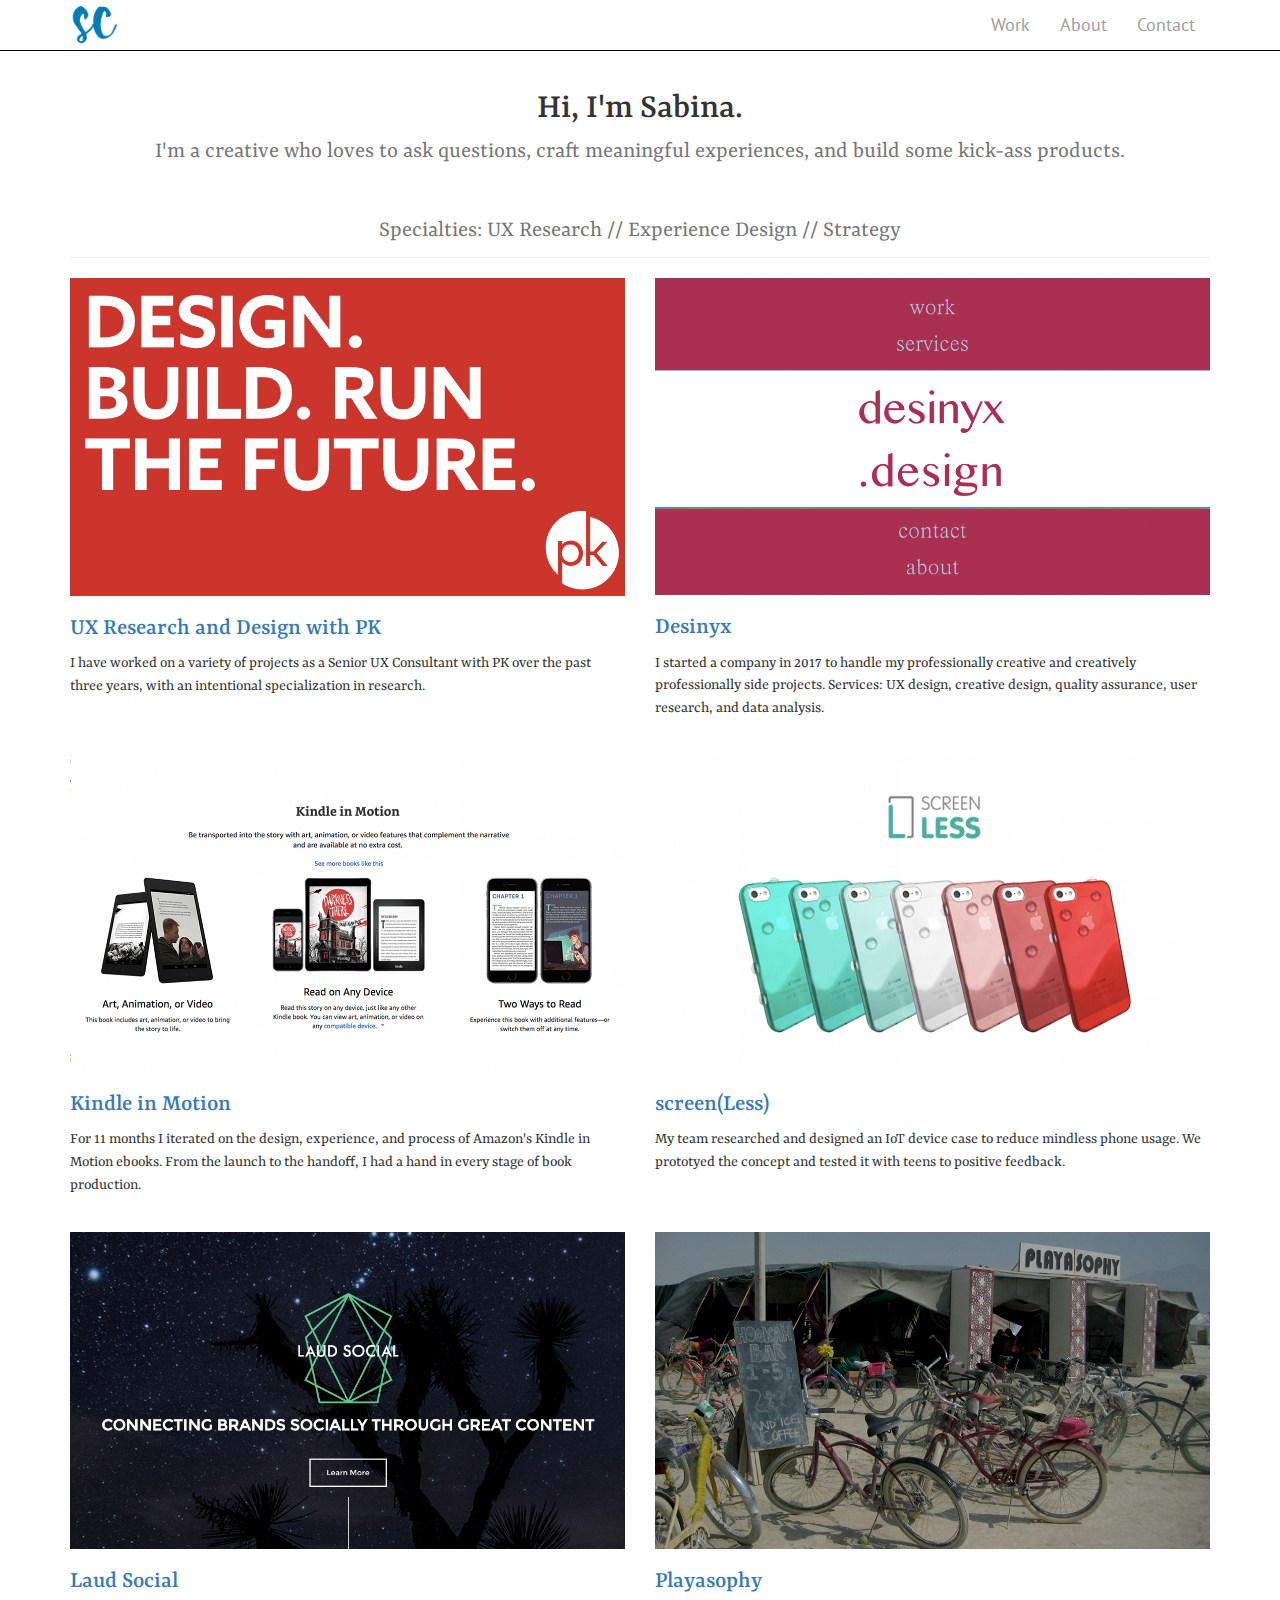
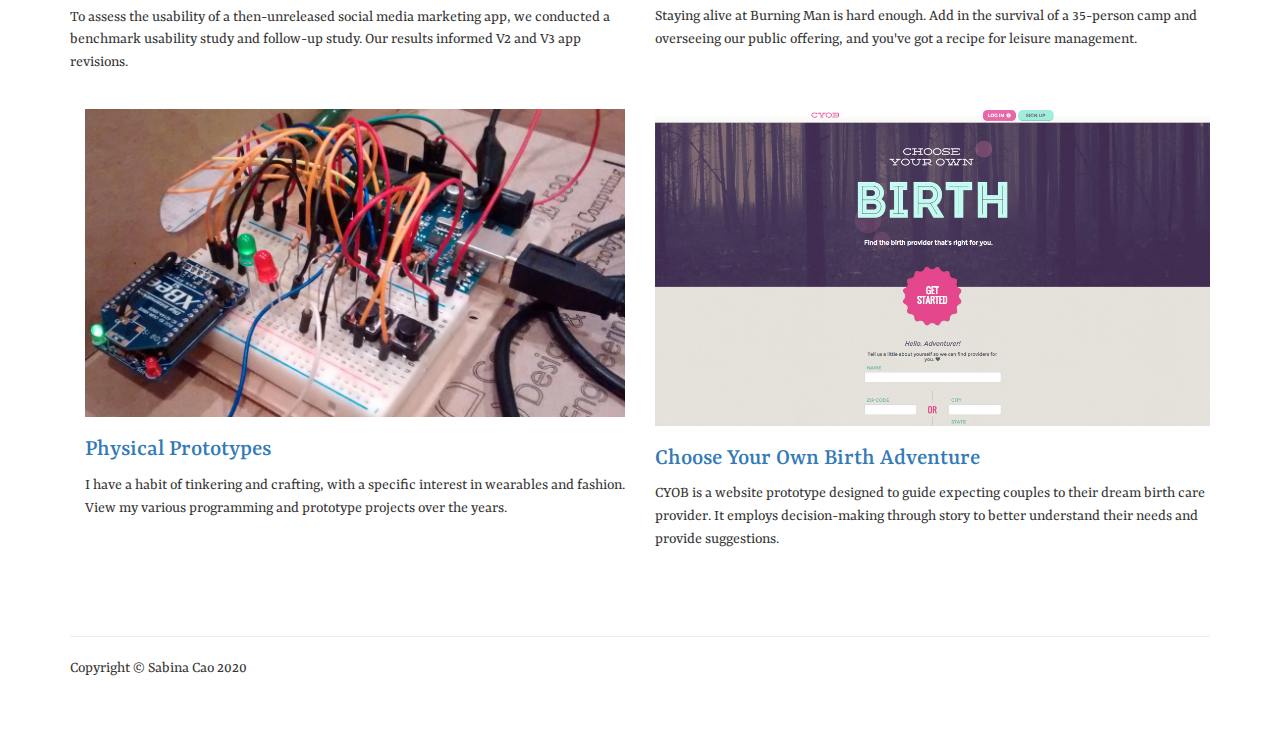
<file: index.html>
<!DOCTYPE html>
<html lang="en">

<head>

    <meta charset="utf-8">
    <meta http-equiv="X-UA-Compatible" content="IE=edge">
    <meta name="viewport" content="width=device-width, initial-scale=1">
    <meta name="description" content="">
    <meta name="author" content="">

    <title>Sabina Cao</title>

    <!-- Bootstrap Core CSS -->
    <link href="css/bootstrap.min.css" rel="stylesheet">

    <!-- Custom CSS -->
    <link href="css/site.css" rel="stylesheet">
    <!--Google font: PT Sans -->
    <link href="https://fonts.googleapis.com/css?family=PT+Sans" rel="stylesheet">
    <!--Google font: PT Sans -->
    <link href="https://fonts.googleapis.com/css?family=Yrsa" rel="stylesheet">
</head>

<body>

    <!-- Navigation -->
    <nav class="navbar navbar-inverse navbar-fixed-top" role="navigation">
        <div class="container">
            <!-- Brand and toggle get grouped for better mobile display -->
            <div class="navbar-header">
                <button type="button" class="navbar-toggle" data-toggle="collapse" data-target="#bs-example-navbar-collapse-1">
                    <span class="sr-only">Toggle navigation</span>
                    <span class="icon-bar"></span>
                    <span class="icon-bar"></span>
                    <span class="icon-bar"></span>
                </button>
                <a class="navbar-brand" href="index.html"><img src="images/SC_blue.png" width="50px" ></a>
            </div>
            <!-- Collect the nav links, forms, and other content for toggling -->
            <div class="collapse navbar-collapse" id="bs-example-navbar-collapse-1">
                <ul class="nav navbar-nav">
                    <li>
                        <a href="index.html">Work</a>
                    </li>
                    <li>
                        <a href="about.html">About</a>
                    </li>
                    <li>
                        <a href="contact.html">Contact</a>
                    </li>
                </ul>
            </div>
            <!-- /.navbar-collapse -->
        </div>
        <!-- /.container -->
    </nav>

    <!-- Page Content -->
    <div class="container">

        <!-- Page Header -->
        <div class="row">
            <div class="col-lg-12">
                <h1 class="page-header">Hi, I'm Sabina.<br>
                    <small>I'm a creative who loves to ask questions, craft meaningful experiences, and build some kick-ass products.</small><br>
                    <br>
                    <small>Specialties: UX Research // Experience Design // Strategy</small><br>
                </h1>
            </div>
        </div>
        <!-- /.row -->

        <!-- Projects Row -->
        <div class="row">
          <div class="col-md-6 portfolio-item">
              <a href="pk.html">
                  <img class="img-responsive" src="images/pk_main.jpg" alt="">
              </a>
              <h3>
                  <a href="pk.html">UX Research and Design with PK</a>
              </h3>
              <p>I have worked on a variety of projects as a Senior UX Consultant with PK over the past three years, with an intentional specialization in research.</p>
          </div>
          <div class="col-md-6 portfolio-item">
              <a href="desinyx.html">
                  <img class="img-responsive" src="images/desinyx_main.jpg" alt="">
              </a>
              <h3>
                  <a href="desinyx.html">Desinyx</a>
              </h3>
              <p>I started a company in 2017 to handle my professionally creative and creatively professionally side projects. Services: UX design, creative design, quality assurance, user research, and data analysis.</p>
          </div>
        </div>
        <!-- /.row -->

        <!-- Projects Row -->
        <div class="row">
          <div class="col-md-6 portfolio-item">
                <a href="kindle_in_motion.html">
                    <img class="img-responsive" src="images/kim_main.jpg" alt="">
                </a>
                <h3>
                    <a href="kindle_in_motion.html">Kindle in Motion</a>
                </h3>
                <p>For 11 months I iterated on the design, experience, and process of Amazon's Kindle in Motion ebooks. From the launch to the handoff, I had a hand in every stage of book production.</p>
            </div>
          <div class="col-md-6 portfolio-item">
                <a href="screenless.html">
                  <img class="img-responsive" src="images/screenless_main.jpg" alt="">
              </a>
              <h3>
                  <a href="screenless.html">screen(Less)</a>
              </h3>
              <p>My team researched and designed an IoT device case to reduce mindless phone usage. We prototyed the concept and tested it with teens to positive feedback.</p>
          </div>
        </div>
        <!-- /.row -->

        <!-- Projects Row -->
        <div class="row">
          <div class="col-md-6 portfolio-item">
                <a href="laud_social.html">
                    <img class="img-responsive" src="images/laud-social_main.jpg" alt="">
                </a>
                <h3>
                    <a href="laud_social.html">Laud Social</a>
                </h3>
                <p>To assess the usability of a then-unreleased social media marketing app, we conducted a benchmark usability study and follow-up study. Our results informed V2 and V3 app revisions.</p>
          </div>
          <div class="col-md-6 portfolio-item">
              <a href="playasophy.html">
                  <img class="img-responsive" src="images/playasophy_main.JPG" alt="">
              </a>
              <h3>
                  <a href="playasophy.html">Playasophy</a>
              </h3>
              <p>Staying alive at Burning Man is hard enough. Add in the survival of a 35-person camp and overseeing our public offering, and you've got a recipe for leisure management.</p>
          </div>
        </div>
        <!-- /.row -->

        <!-- Projects Row -->
        <div class="col-md-6 portfolio-item">
              <a href="physical_prototypes.html">
                  <img class="img-responsive" src="images/phys-prototyping_main.jpg" alt="">
              </a>
              <h3>
                  <a href="physical_prototypes.html">Physical Prototypes</a>
              </h3>
              <p>I have a habit of tinkering and crafting, with a specific interest in wearables and fashion. View my various programming and prototype projects over the years.</p>
          </div>
        <div class="row">
          <div class="col-md-6 portfolio-item">
              <a href="cyob.html">
                  <img class="img-responsive" src="images/cyob_main.jpg" alt="">
              </a>
              <h3>
                  <a href="cyob.html">Choose Your Own Birth Adventure</a>
              </h3>
              <p>CYOB is a website prototype designed to guide expecting couples to their dream birth care provider. It employs decision-making through story to better understand their needs and provide suggestions.</p>
          </div>
        </div>
        <!-- /.row -->
        <!-- Footer -->
        <footer>
          <hr>
            <div class="row">
                <div class="col-lg-12">
                    <p>Copyright &copy; Sabina Cao 2020</p>
                </div>
            </div>
            <!-- /.row -->
        </footer>

    </div>
    <!-- /.container -->

    <!-- jQuery -->
    <script src="js/jquery.js"></script>

    <!-- Bootstrap Core JavaScript -->
    <script src="js/bootstrap.min.js"></script>

</body>
</html>
</file>
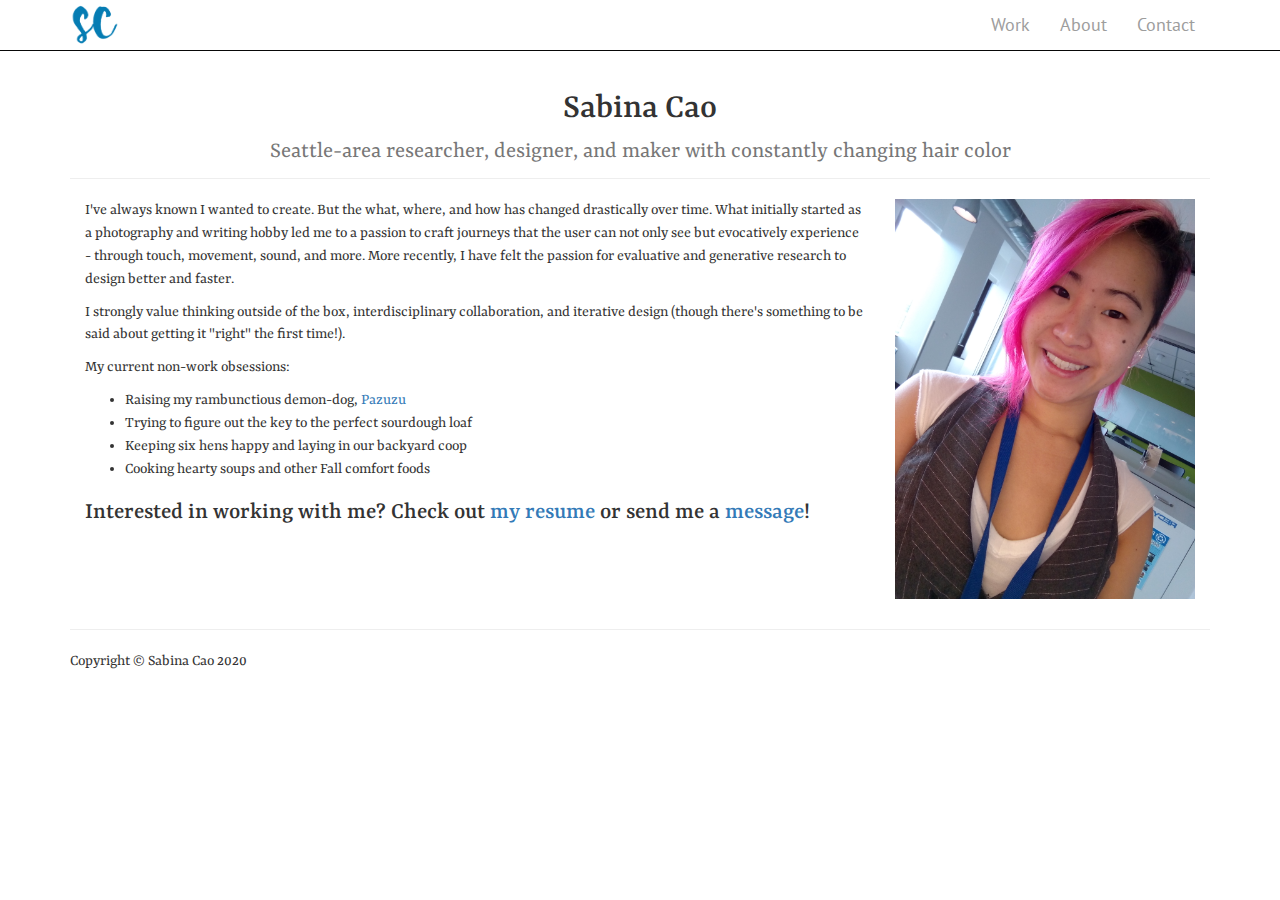
<file: about.html>
<!DOCTYPE html>
<html lang="en">

<head>

    <meta charset="utf-8">
    <meta http-equiv="X-UA-Compatible" content="IE=edge">
    <meta name="viewport" content="width=device-width, initial-scale=1">
    <meta name="description" content="">
    <meta name="author" content="">

    <title>About | Sabina Cao</title>

    <!-- Bootstrap Core CSS -->
    <link href="css/bootstrap.min.css" rel="stylesheet">
    <!-- Custom CSS -->
    <link href="css/site.css" rel="stylesheet">
    <!-- Google font: Yrsa -->
    <link href="https://fonts.googleapis.com/css?family=PT+Sans" rel="stylesheet">
    <!--Google font: PT Sans -->
    <link href="https://fonts.googleapis.com/css?family=Yrsa" rel="stylesheet">
</head>

<body>

  <!-- Navigation -->
  <nav class="navbar navbar-inverse navbar-fixed-top" role="navigation">
      <div class="container">
          <!-- Brand and toggle get grouped for better mobile display -->
          <div class="navbar-header">
              <button type="button" class="navbar-toggle" data-toggle="collapse" data-target="#bs-example-navbar-collapse-1">
                  <span class="sr-only">Toggle navigation</span>
                  <span class="icon-bar"></span>
                  <span class="icon-bar"></span>
                  <span class="icon-bar"></span>
              </button>
              <a class="navbar-brand" href="index.html"><img src="images/SC_blue.png" width="50px" ></a>
          </div>
          <!-- Collect the nav links, forms, and other content for toggling -->
          <div class="collapse navbar-collapse" id="bs-example-navbar-collapse-1">
              <ul class="nav navbar-nav">
                  <li>
                      <a href="index.html">Work</a>
                  </li>
                  <li>
                      <a href="about.html">About</a>
                  </li>
                  <li>
                      <a href="contact.html">Contact</a>
                  </li>
              </ul>
          </div>
          <!-- /.navbar-collapse -->
      </div>
      <!-- /.container -->
  </nav>

    <!-- Page Content -->
    <div class="container">

        <!-- Page Header -->
        <div class="row">
            <div class="col-lg-12">
                <h1 class="page-header">Sabina Cao<br>
                <small>Seattle-area researcher, designer, and maker with constantly changing hair color</small>
            </div>
        </div>
        <!-- /.row -->

        <!-- WHO -->
        <div class="col-lg-12">
          <div>
            <img class="img-about" src="images/profile.jpg" alt="">
          </div>
          <div>
            <p>I've always known I wanted to create. But the what, where, and how has changed drastically over time. What initially started as a photography and writing hobby led me to a passion to craft journeys that the user can not only see but evocatively experience - through touch, movement, sound, and more. More recently, I have felt the passion for evaluative and generative research to design better and faster.</p>
            <p>I strongly value thinking outside of the box, interdisciplinary collaboration, and iterative design (though there's something to be said about getting it "right" the first time!).</p>
          </div>
          <div>
            <p>My current non-work obsessions:</p>
            <ul>
              <li>Raising my rambunctious demon-dog, <a href="https://www.instagram.com/pazuzus.place/" target="_blank">Pazuzu</a></li>
              <li>Trying to figure out the key to the perfect sourdough loaf</li>
              <li>Keeping six hens happy and laying in our backyard coop</li>
              <li>Cooking hearty soups and other Fall comfort foods</li>
            </ul>
            <h3>Interested in working with me? Check out <a href="https://drive.google.com/file/d/1lJIxBglfR8eavDcvyLd28JyJCrL6oVZK/view?usp=sharing" target="_blank">my resume</a> or send me a <a href="mailto:cao.sabina@gmail.com">message</a>!</h3>
          </div>
        </div>

        <!-- Footer -->
        <footer>
              <hr>
            <div class="row">
                <div class="col-lg-12">
                    <p>Copyright &copy; Sabina Cao 2020</p>
                </div>
            </div>
            <!-- /.row -->
        </footer>

    </div>
    <!-- /.container -->

    <!-- jQuery -->
    <script src="js/jquery.js"></script>

    <!-- Bootstrap Core JavaScript -->
    <script src="js/bootstrap.min.js"></script>

</body>

</html>
</file>
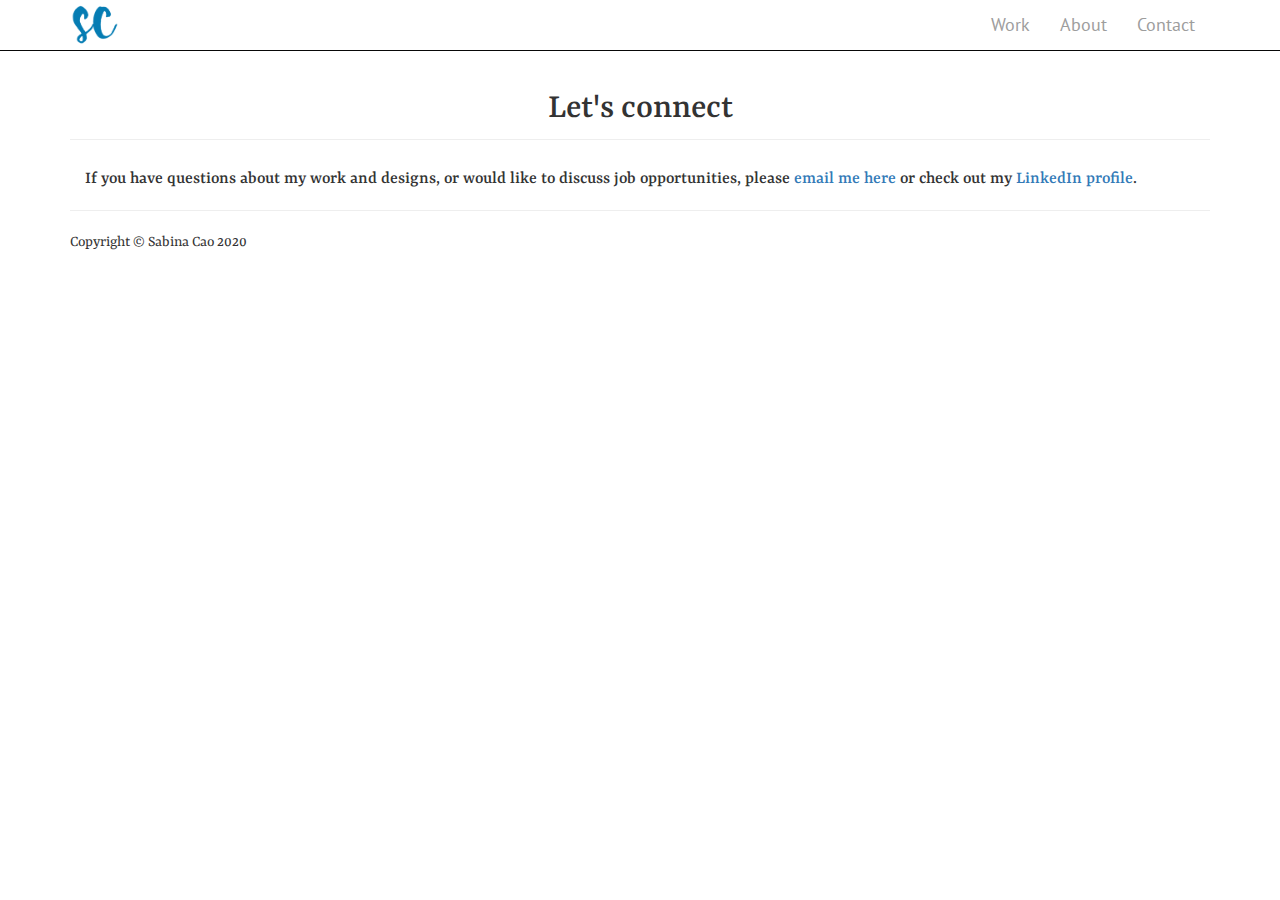
<file: contact.html>
<!DOCTYPE html>
<html lang="en">

<head>

    <meta charset="utf-8">
    <meta http-equiv="X-UA-Compatible" content="IE=edge">
    <meta name="viewport" content="width=device-width, initial-scale=1">
    <meta name="description" content="">
    <meta name="author" content="">

    <title>Contact | Sabina Cao</title>

    <!-- Bootstrap Core CSS -->
    <link href="css/bootstrap.min.css" rel="stylesheet">
    <!-- Custom CSS -->
    <link href="css/site.css" rel="stylesheet">
    <!-- Google font: Yrsa -->
    <link href="https://fonts.googleapis.com/css?family=PT+Sans" rel="stylesheet">
    <!--Google font: PT Sans -->
    <link href="https://fonts.googleapis.com/css?family=Yrsa" rel="stylesheet">
</head>

<body>

  <!-- Navigation -->
  <nav class="navbar navbar-inverse navbar-fixed-top" role="navigation">
      <div class="container">
          <!-- Brand and toggle get grouped for better mobile display -->
          <div class="navbar-header">
              <button type="button" class="navbar-toggle" data-toggle="collapse" data-target="#bs-example-navbar-collapse-1">
                  <span class="sr-only">Toggle navigation</span>
                  <span class="icon-bar"></span>
                  <span class="icon-bar"></span>
                  <span class="icon-bar"></span>
              </button>
              <a class="navbar-brand" href="index.html"><img src="images/SC_blue.png" width="50px" ></a>
          </div>
          <!-- Collect the nav links, forms, and other content for toggling -->
          <div class="collapse navbar-collapse" id="bs-example-navbar-collapse-1">
              <ul class="nav navbar-nav">
                  <li>
                      <a href="index.html">Work</a>
                  </li>
                  <li>
                      <a href="about.html">About</a>
                  </li>
                  <li>
                      <a href="contact.html">Contact</a>
                  </li>
              </ul>
          </div>
          <!-- /.navbar-collapse -->
      </div>
      <!-- /.container -->
  </nav>

    <!-- Page Content -->
    <div class="container">

        <!-- Page Header -->
        <div class="row">
            <div class="col-lg-12">
                <h1 class="page-header">Let's connect</h1>
            </div>
        </div>
        <!-- /.row -->

        <div class="col-lg-12">
          <h4>If you have questions about my work and designs, or would like to discuss job opportunities, please <a href="mailto:cao.sabina@gmail.com">email me here</a> or check out my <a href="https://www.linkedin.com/in/sabina-cao-14a37027/" target="_blank">LinkedIn profile</a>.</h4>
        </div>

    <!-- Footer -->
    <footer>
          <hr>
        <div class="row">
            <div class="col-lg-12">
                <p>Copyright &copy; Sabina Cao 2020</p>
            </div>
        </div>
        <!-- /.row -->
    </footer>

    </div>
    <!-- /.container -->

    <!-- jQuery -->
    <script src="js/jquery.js"></script>

    <!-- Bootstrap Core JavaScript -->
    <script src="js/bootstrap.min.js"></script>

</body>

</html>
</file>
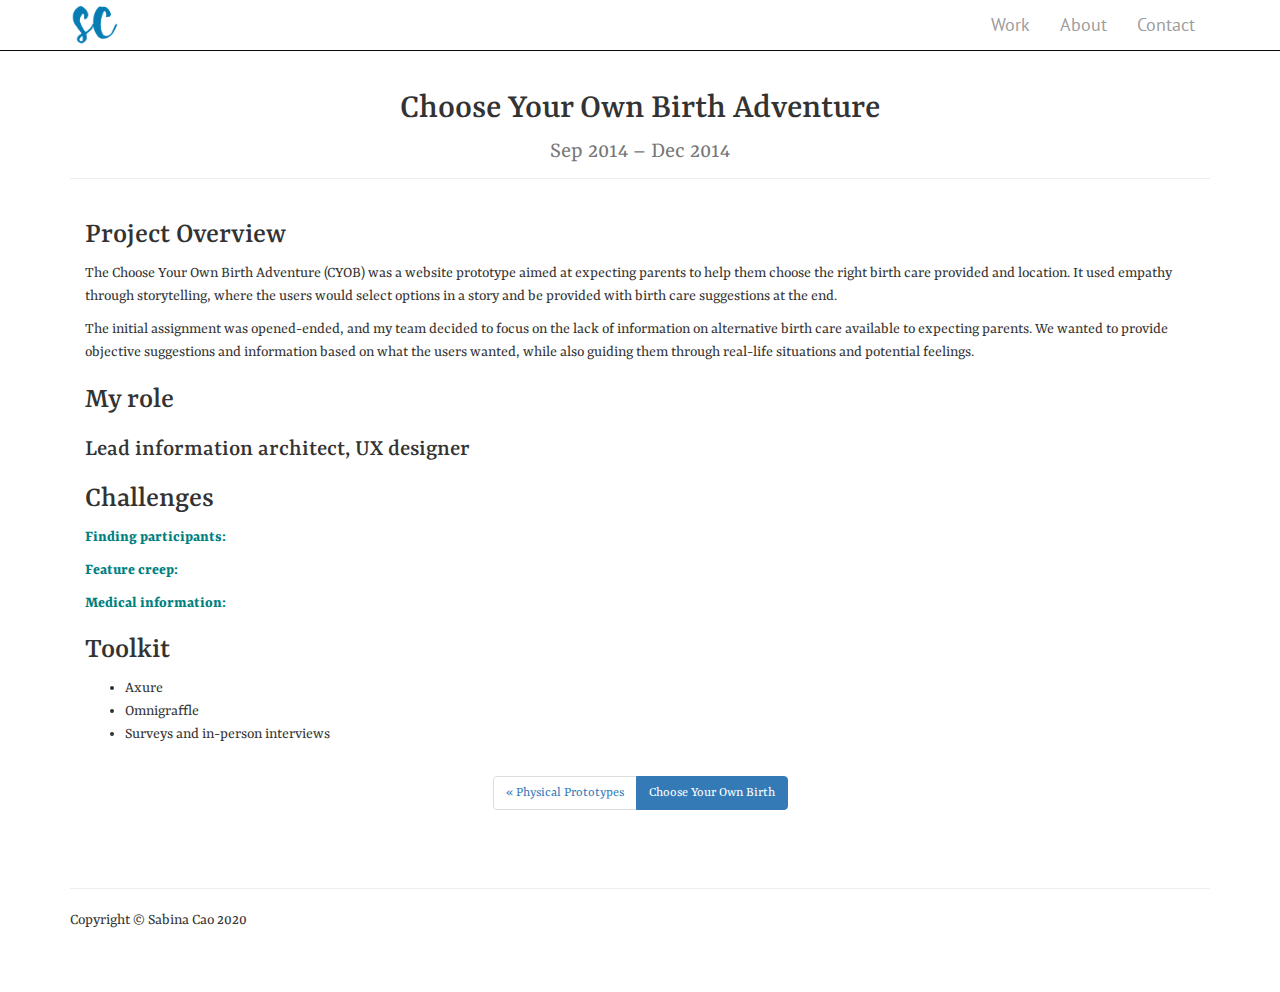
<file: cyob.html>
<!DOCTYPE html>
<html lang="en">

<head>
    <meta charset="utf-8">
    <meta http-equiv="X-UA-Compatible" content="IE=edge">
    <meta name="viewport" content="width=device-width, initial-scale=1">
    <meta name="description" content="">
    <meta name="author" content="">

    <title>CYOB | Sabina Cao</title>

    <!-- Bootstrap Core CSS -->
    <link href="css/bootstrap.min.css" rel="stylesheet">
    <!-- Custom CSS -->
    <link href="css/site.css" rel="stylesheet">
    <!-- Google font: Yrsa -->
    <link href="https://fonts.googleapis.com/css?family=PT+Sans" rel="stylesheet">
    <!--Google font: PT Sans -->
    <link href="https://fonts.googleapis.com/css?family=Yrsa" rel="stylesheet">
</head>

<body>
  <!-- Navigation -->
  <nav class="navbar navbar-inverse navbar-fixed-top" role="navigation">
    <div class="container">
      <!-- Brand and toggle get grouped for better mobile display -->
      <div class="navbar-header">
        <button type="button" class="navbar-toggle" data-toggle="collapse" data-target="#bs-example-navbar-collapse-1">
          <span class="sr-only">Toggle navigation</span>
          <span class="icon-bar"></span>
          <span class="icon-bar"></span>
          <span class="icon-bar"></span>
        </button>
        <a class="navbar-brand" href="index.html"><img src="images/SC_blue.png" width="50px" ></a>
      </div>
      <!-- Collect the nav links, forms, and other content for toggling -->
      <div class="collapse navbar-collapse" id="bs-example-navbar-collapse-1">
        <ul class="nav navbar-nav">
          <li>
            <a href="index.html">Work</a>
          </li>
          <li>
            <a href="about.html">About</a>
          </li>
          <li>
            <a href="contact.html">Contact</a>
          </li>
        </ul>
      </div>
      <!-- /.navbar-collapse -->
    </div>
    <!-- /.container -->
  </nav>
  <!-- Page Content -->
  <div class="container">
    <div class="row">
        <div class="col-lg-12">
            <h1 class="page-header">Choose Your Own Birth Adventure<br>
            <small>Sep 2014 – Dec 2014</small>
        </div>
    </div>
    <div class="col-lg-12">
      <h2>Project Overview</h2>
      <!-- <img class="simg-portfolio" alt="" src=""> -->
        <p>The Choose Your Own Birth Adventure (CYOB) was a website prototype aimed at expecting parents to help them choose the right birth care provided and location. It used empathy through storytelling, where the users would select options in a story and be provided with birth care suggestions at the end.</p>
        <p>The initial assignment was opened-ended, and my team decided to focus on the lack of information on alternative birth care available to expecting parents. We wanted to provide objective suggestions and information based on what the users wanted, while also guiding them through real-life situations and potential feelings.</p>
        <h2>My role</h2>
        <h3>Lead information architect, UX designer</h3>
          <p></p>
          <p></p>
        <h2>Challenges</h2>
          <p><span id="bold">Finding participants:</span> </p>
          <p><span id="bold">Feature creep:</span> </p>
          <p><span id="bold">Medical information:</span> </p>
        <h2>Toolkit</h2>
        <ul>
          <li>Axure</li>
          <li>Omnigraffle</li>
          <li>Surveys and in-person interviews</li>
        </ul>
      </div>
      <hr>
<!-- Pagination -->
<div class="row text-center">
    <div class="col-lg-12">
        <ul class="pagination">
            <li>
                <a href="physical_prototypes.html">&laquo; Physical Prototypes</a>
            </li>
            <li class="active">
                <a href="#">Choose Your Own Birth</a>
            </li>
        </ul>
    </div>
</div>

<!-- Footer -->
<footer>
  <hr>
    <div class="row">
        <div class="col-lg-12">
            <p>Copyright &copy; Sabina Cao 2020</p>
        </div>
    </div>
    <!-- /.row -->
</footer>


</div>
<!-- /.container -->

<!-- jQuery -->
<script src="js/jquery.js"></script>

<!-- Bootstrap Core JavaScript -->
<script src="js/bootstrap.min.js"></script>
</body>
</html>
</file>
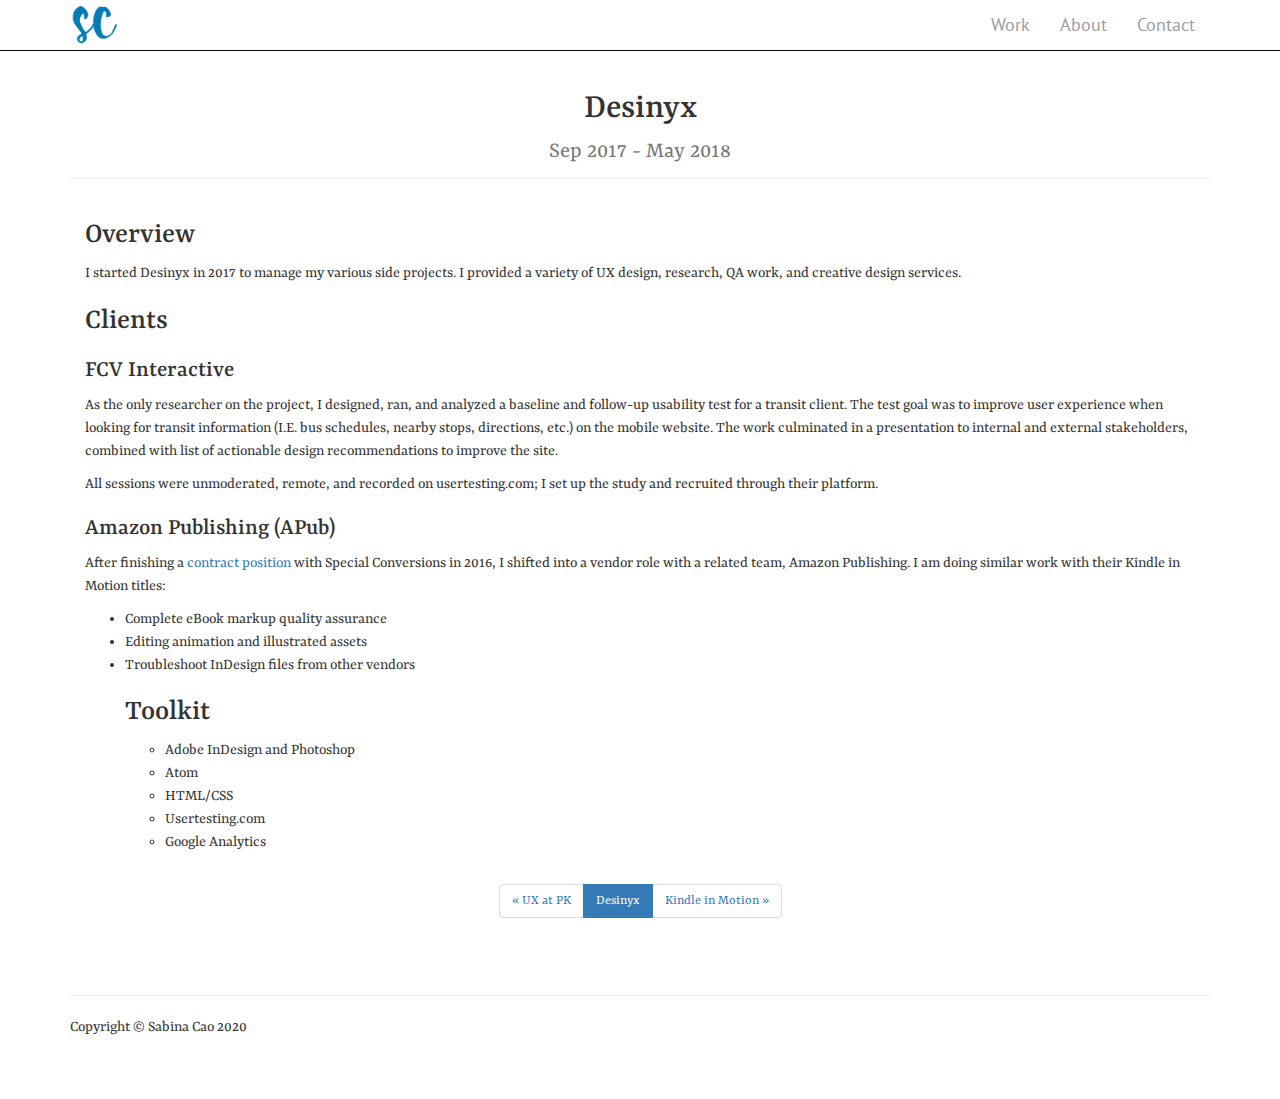
<file: desinyx.html>
<!DOCTYPE html>
<html lang="en">

<head>
    <meta charset="utf-8">
    <meta http-equiv="X-UA-Compatible" content="IE=edge">
    <meta name="viewport" content="width=device-width, initial-scale=1">
    <meta name="description" content="">
    <meta name="author" content="">

    <title>Desinyx | Sabina Cao</title>

    <!-- Bootstrap Core CSS -->
    <link href="css/bootstrap.min.css" rel="stylesheet">
    <!-- Custom CSS -->
    <link href="css/site.css" rel="stylesheet">
    <!-- Google font: Yrsa -->
    <link href="https://fonts.googleapis.com/css?family=PT+Sans" rel="stylesheet">
    <!--Google font: PT Sans -->
    <link href="https://fonts.googleapis.com/css?family=Yrsa" rel="stylesheet">
</head>

<body>
  <!-- Navigation -->
  <nav class="navbar navbar-inverse navbar-fixed-top" role="navigation">
    <div class="container">
      <!-- Brand and toggle get grouped for better mobile display -->
      <div class="navbar-header">
        <button type="button" class="navbar-toggle" data-toggle="collapse" data-target="#bs-example-navbar-collapse-1">
          <span class="sr-only">Toggle navigation</span>
          <span class="icon-bar"></span>
          <span class="icon-bar"></span><span class="icon-bar"></span>
        </button>
        <a class="navbar-brand" href="index.html"><img src="images/SC_blue.png" width="50px" ></a>
      </div>
      <!-- Collect the nav links, forms, and other content for toggling -->
      <div class="collapse navbar-collapse" id="bs-example-navbar-collapse-1">
        <ul class="nav navbar-nav">
          <li>
            <a href="index.html">Work</a>
          </li>
          <li>
            <a href="about.html">About</a>
          </li>
          <li>
            <a href="contact.html">Contact</a>
          </li>
        </ul>
      </div>
      <!-- /.navbar-collapse -->
    </div>
    <!-- /.container -->
  </nav>

  <!-- Page Content -->
  <div class="container">
    <div class="row">
        <div class="col-lg-12">
            <h1 class="page-header">Desinyx<br>
            <small>Sep 2017 - May 2018</small>
        </div>
    </div>
    <div class="col-lg-12">
      <h2>Overview</h2>
        <p>I started Desinyx in 2017 to manage my various side projects. I provided a variety of UX design, research, QA work, and creative design services.</p>
        <h2>Clients</h2>
        <h3>FCV Interactive</h3>
          <p>As the only researcher on the project, I designed, ran, and analyzed a baseline and follow-up usability test for a transit client. The test goal was to improve user experience when looking for transit information (I.E. bus schedules, nearby stops, directions, etc.) on the mobile website. The work culminated in a presentation to internal and external stakeholders, combined with list of actionable design recommendations to improve the site.</p>

          <p>All sessions were unmoderated, remote, and recorded on usertesting.com; I set up the study and recruited through their platform.</p>
          <p></p>
        <h3>Amazon Publishing (APub)</h3>
          <p>After finishing a <a href="kindle_in_motion.html">contract position</a> with Special Conversions in 2016, I shifted into a vendor role with a related team, Amazon Publishing. I am doing similar work with their Kindle in Motion titles:</p>
          <ul>
            <li>Complete eBook markup quality assurance</li>
            <li>Editing animation and illustrated assets</li>
            <li>Troubleshoot InDesign files from other vendors</li>
        <h2>Toolkit</h2>
        <ul>
          <li>Adobe InDesign and Photoshop</li>
          <li>Atom</li>
          <li>HTML/CSS</li>
          <li>Usertesting.com</li>
          <li>Google Analytics</li>
        </ul>
      </div>
      <hr>
      <!-- Pagination -->
      <div class="row text-center">
        <div class="col-lg-12">
          <ul class="pagination">
            <li>
              <a href="pk.html">&laquo; UX at PK</a>
            </li>
            <li class="active">
              <a href="#">Desinyx</a>
            </li>
            <li>
              <a href="kindle_in_motion.html">Kindle in Motion &raquo;</a>
            </li>
          </ul>
        </div>
      </div>

    <!-- Footer -->
    <footer>
      <hr>
        <div class="row">
            <div class="col-lg-12">
                <p>Copyright &copy; Sabina Cao 2020</p>
            </div>
        </div>
        <!-- /.row -->
    </footer>

</div>
<!-- /.container -->

<!-- jQuery -->
<script src="js/jquery.js"></script>

<!-- Bootstrap Core JavaScript -->
<script src="js/bootstrap.min.js"></script>
</body>
</html>
</file>
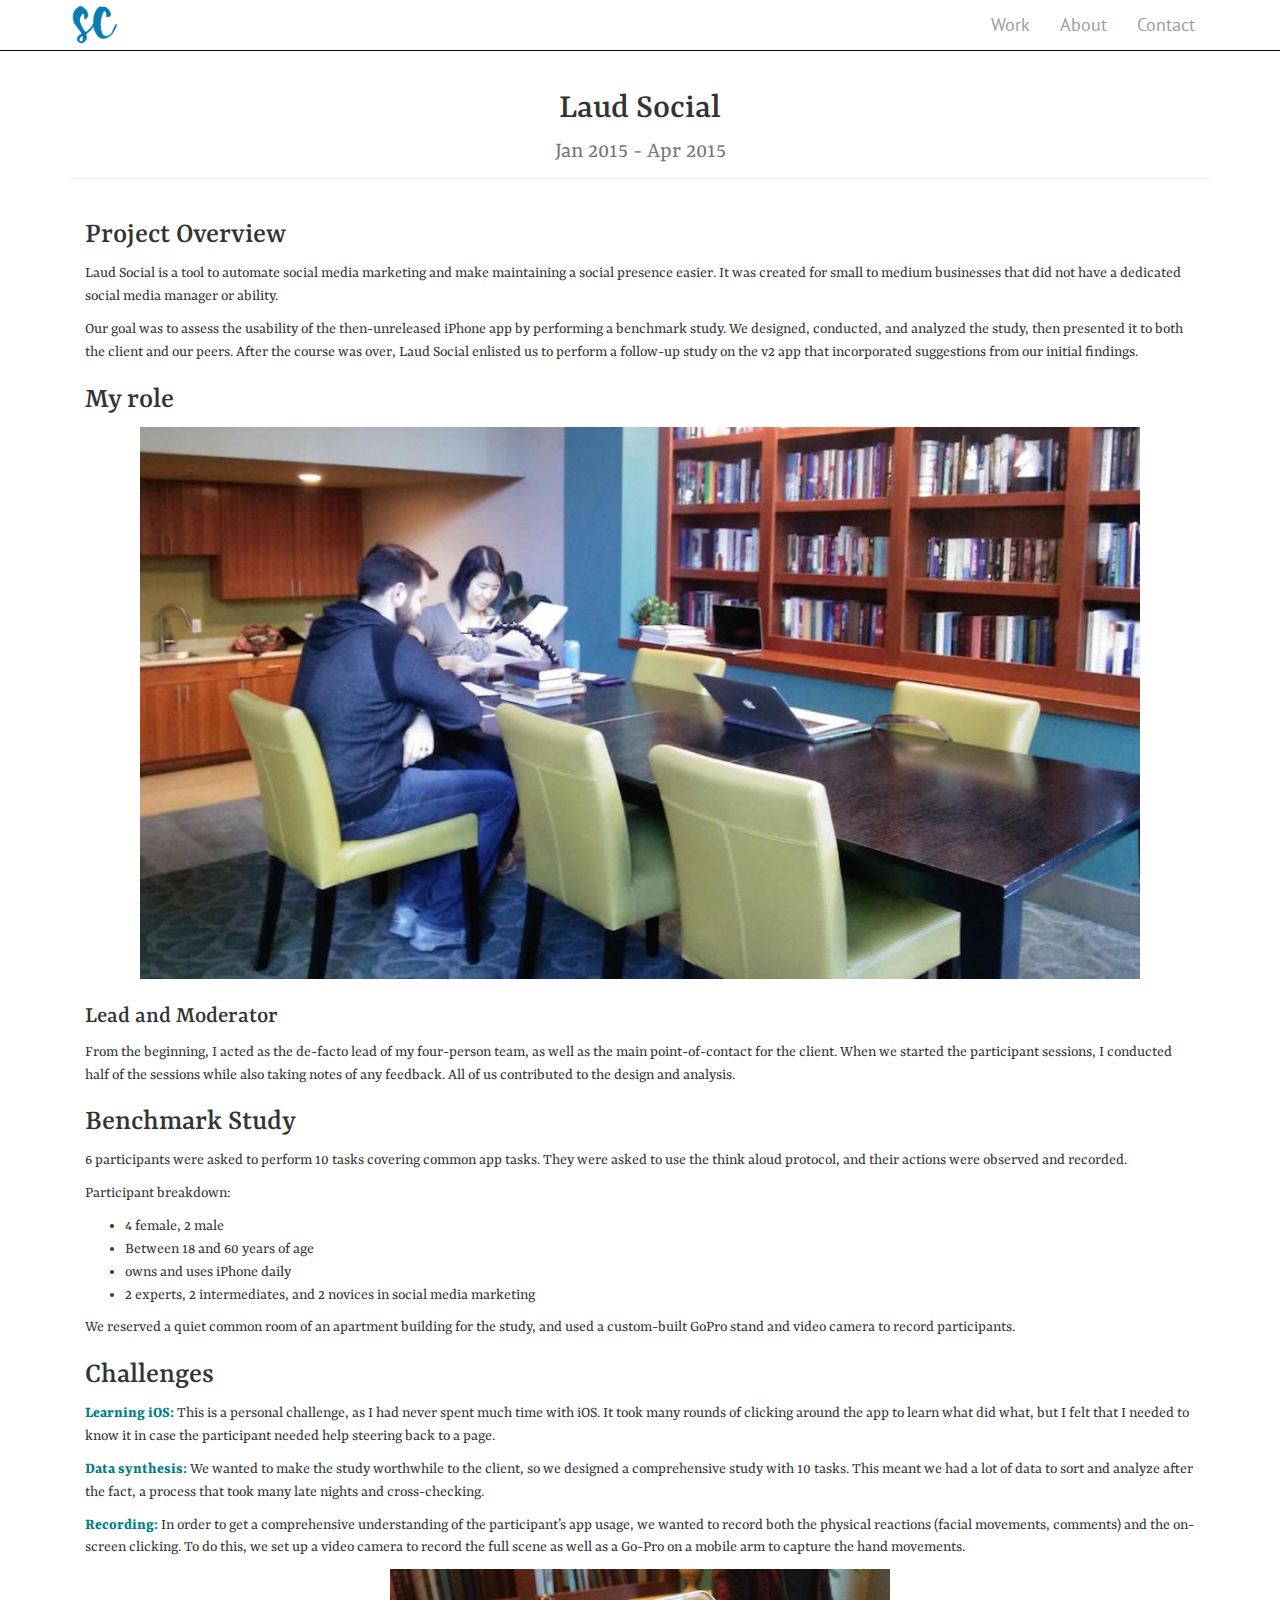
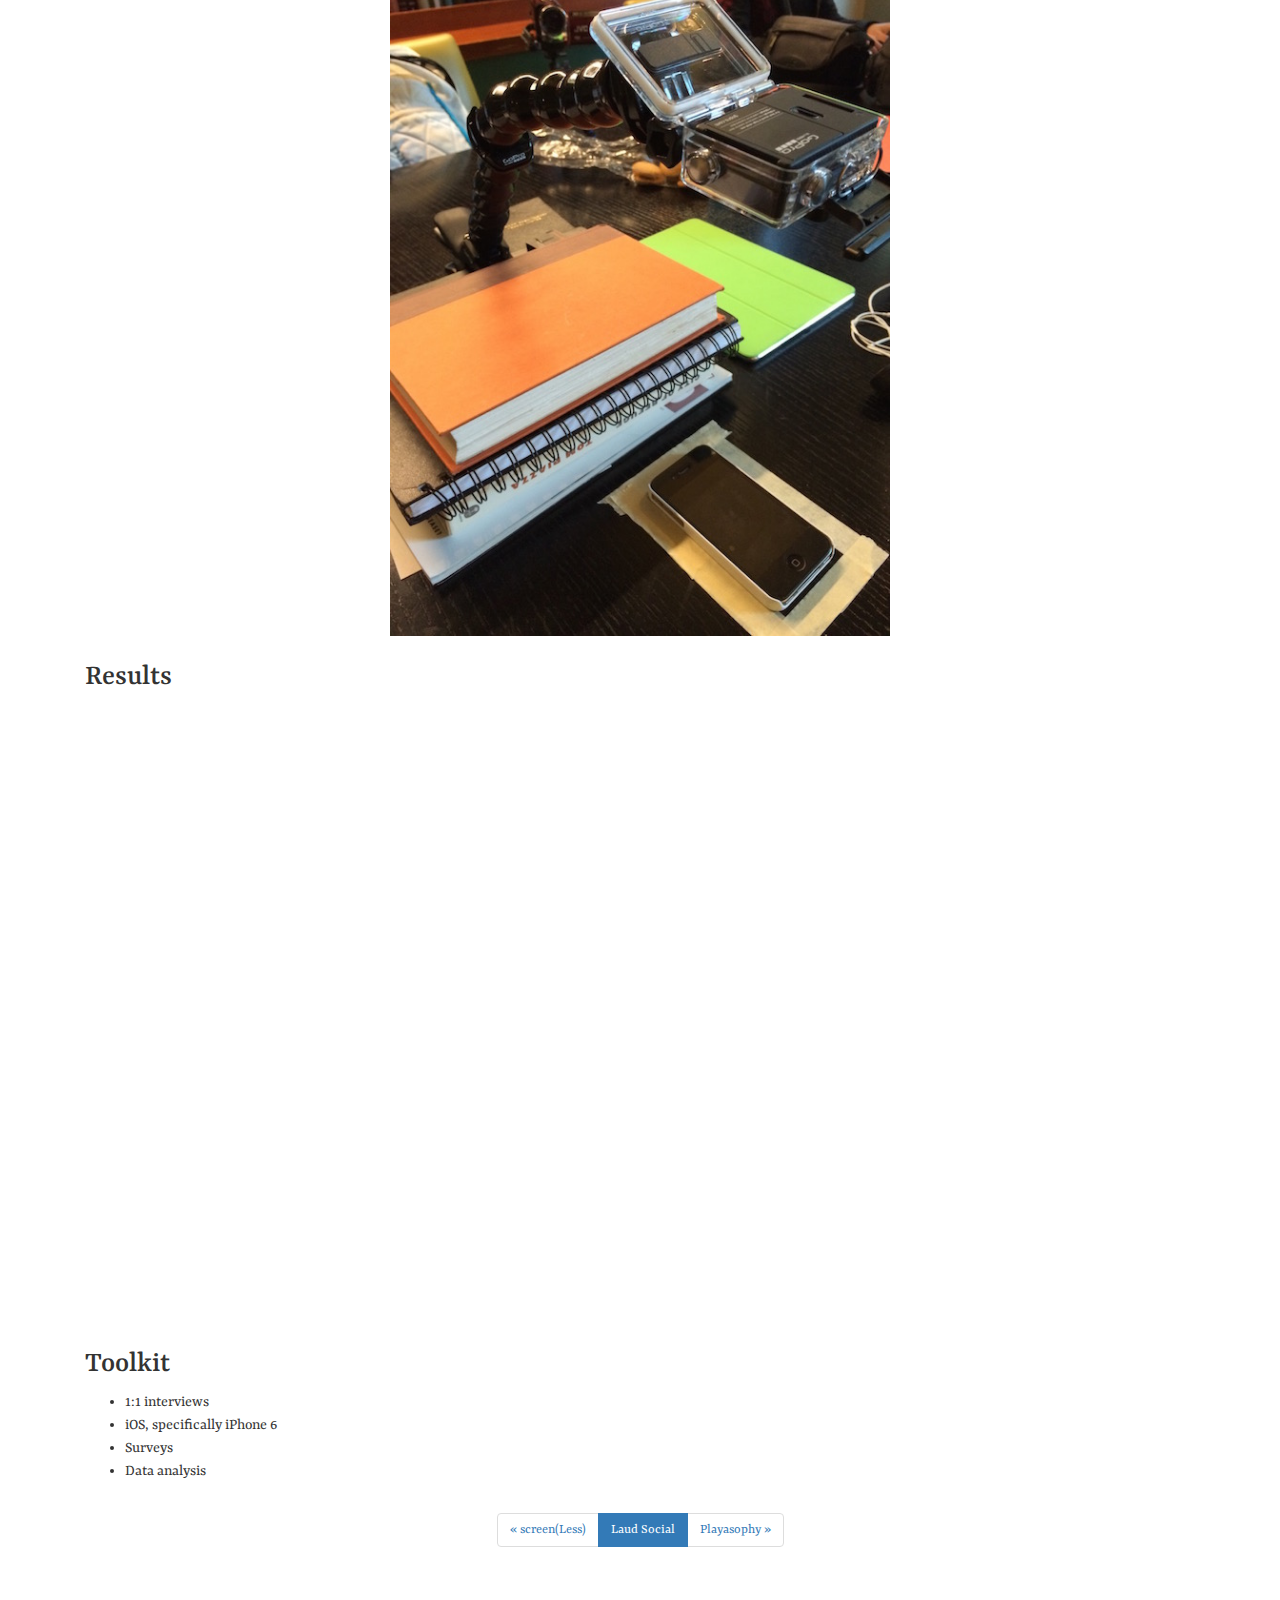
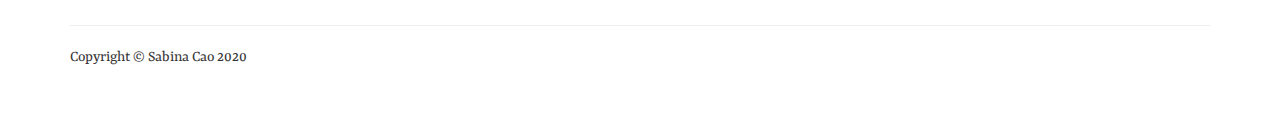
<file: laud_social.html>
<!DOCTYPE html>
<html lang="en">

<head>
  <meta charset="utf-8">
  <meta http-equiv="X-UA-Compatible" content="IE=edge">
  <meta name="viewport" content="width=device-width, initial-scale=1">
  <meta name="description" content="">
  <meta name="author" content="">

  <title>Laud Social | Sabina Cao</title>

  <!-- Bootstrap Core CSS -->
  <link href="css/bootstrap.min.css" rel="stylesheet">
  <!-- Custom CSS -->
  <link href="css/site.css" rel="stylesheet">
  <!-- Google font: Yrsa -->
  <link href="https://fonts.googleapis.com/css?family=PT+Sans" rel="stylesheet">
  <!--Google font: PT Sans -->
  <link href="https://fonts.googleapis.com/css?family=Yrsa" rel="stylesheet">
</head>

<body>
  <!-- Navigation -->
  <nav class="navbar navbar-inverse navbar-fixed-top" role="navigation">
      <div class="container">
          <!-- Brand and toggle get grouped for better mobile display -->
          <div class="navbar-header">
              <button type="button" class="navbar-toggle" data-toggle="collapse" data-target="#bs-example-navbar-collapse-1">
                  <span class="sr-only">Toggle navigation</span>
                  <span class="icon-bar"></span>
                  <span class="icon-bar"></span>
                  <span class="icon-bar"></span>
              </button>
              <a class="navbar-brand" href="index.html"><img src="images/SC_blue.png" width="50px" ></a>
          </div>
          <!-- Collect the nav links, forms, and other content for toggling -->
          <div class="collapse navbar-collapse" id="bs-example-navbar-collapse-1">
              <ul class="nav navbar-nav">
                  <li>
                      <a href="index.html">Work</a>
                  </li>
                  <li>
                      <a href="about.html">About</a>
                  </li>
                  <li>
                      <a href="contact.html">Contact</a>
                  </li>
              </ul>
          </div>
          <!-- /.navbar-collapse -->
      </div>
      <!-- /.container -->
  </nav>

  <!-- Page Content -->
  <div class="container">
    <div class="row">
        <div class="col-lg-12">
            <h1 class="page-header">Laud Social<br>
            <small>Jan 2015 - Apr 2015</small>
        </div>
    </div>
    <div class="col-lg-12">
      <h2>Project Overview</h2>
        <p>Laud Social is a tool to automate social media marketing and make maintaining a social presence easier. It was created for small to medium businesses that did not have a dedicated social media manager or ability.</p>
        <p>Our goal was to assess the usability of the then-unreleased iPhone app by performing a benchmark study. We designed, conducted, and analyzed the study, then presented it to both the client and our peers. After the course was over, Laud Social enlisted us to perform a follow-up study on the v2 app that incorporated suggestions from our initial findings.</p>
      <h2>My role</h2>
      <img class="img-portfolio" src="images/laud-social_lead.jpg" alt="">
      <h3>Lead and Moderator</h3>
        <p>From the beginning, I acted as the de-facto lead of my four-person team, as well as the main point-of-contact for the client. When we started the participant sessions, I conducted half of the sessions while also taking notes of any feedback. All of us contributed to the design and analysis.</p>
      <h2>Benchmark Study</h2>
        <p>6 participants were asked to perform 10 tasks covering common app tasks. They were asked to use the think aloud protocol, and their actions were observed and recorded.</p>
        <p>Participant breakdown:
          <ul>
            <li>4 female, 2 male</li>
            <li>Between 18 and 60 years of age</li>
            <li>owns and uses iPhone daily</li>
            <li>2 experts, 2 intermediates, and 2 novices in social media marketing</li>
          </ul>
        </p>
        <p>We reserved a quiet common room of an apartment building for the study, and used a custom-built GoPro stand and video camera to record participants.</p>
      <h2>Challenges</h2>
        <p><span id="bold">Learning iOS:</span> This is a personal challenge, as I had never spent much time with iOS. It took many rounds of clicking around the app to learn what did what, but I felt that I needed to know it in case the participant needed help steering back to a page.</p>
        <p><span id="bold">Data synthesis:</span> We wanted to make the study worthwhile to the client, so we designed a comprehensive study with 10 tasks. This meant we had a lot of data to sort and analyze after the fact, a process that took many late nights and cross-checking.</p>
        <p><span id="bold">Recording:</span> In order to get a comprehensive understanding of the participant’s app usage, we wanted to record both the physical reactions (facial movements, comments) and the on-screen clicking. To do this, we set up a video camera to record the full scene as well as a Go-Pro on a mobile arm to capture the hand movements.</p>
        <img class="vimg-portfolio" src="images/laud-social_camera.jpg" alt="">
      <h2>Results</h2>
        <div class="embed-responsive embed-responsive-16by9">
          <iframe class="embed-responsive-item" src="https://docs.google.com/presentation/d/1geOsw149G6Ij0z9MwCof7VezfRJ-1Raul9UVKV3Z0Ak/embed?start=false&loop=false&delayms=5000" frameborder="0" width="800" height="479" align="middle" allowfullscreen="true" mozallowfullscreen="true" webkitallowfullscreen="true"></iframe>
        </div>
      <h2>Toolkit</h2>
      <ul>
        <li>1:1 interviews</li>
        <li>iOS, specifically iPhone 6</li>
        <li>Surveys</li>
        <li>Data analysis</li>
      </ul>
    </div>
    <hr>
    <!-- Pagination -->
    <div class="row text-center">
        <div class="col-lg-12">
            <ul class="pagination">
                <li>
                    <a href="screenless.html">&laquo; screen(Less)</a>
                </li>
                <li class="active">
                    <a href="#">Laud Social</a>
                </li>
                <li>
                    <a href="playasophy.html">Playasophy &raquo;</a>
                </li>
            </ul>
        </div>
    </div>

    <!-- Footer -->
    <footer>
      <hr>
        <div class="row">
            <div class="col-lg-12">
                <p>Copyright &copy; Sabina Cao 2020</p>
            </div>
        </div>
        <!-- /.row -->
    </footer>


</div>
<!-- /.container -->

<!-- jQuery -->
<script src="js/jquery.js"></script>

<!-- Bootstrap Core JavaScript -->
<script src="js/bootstrap.min.js"></script>
</body>
</html>
</file>
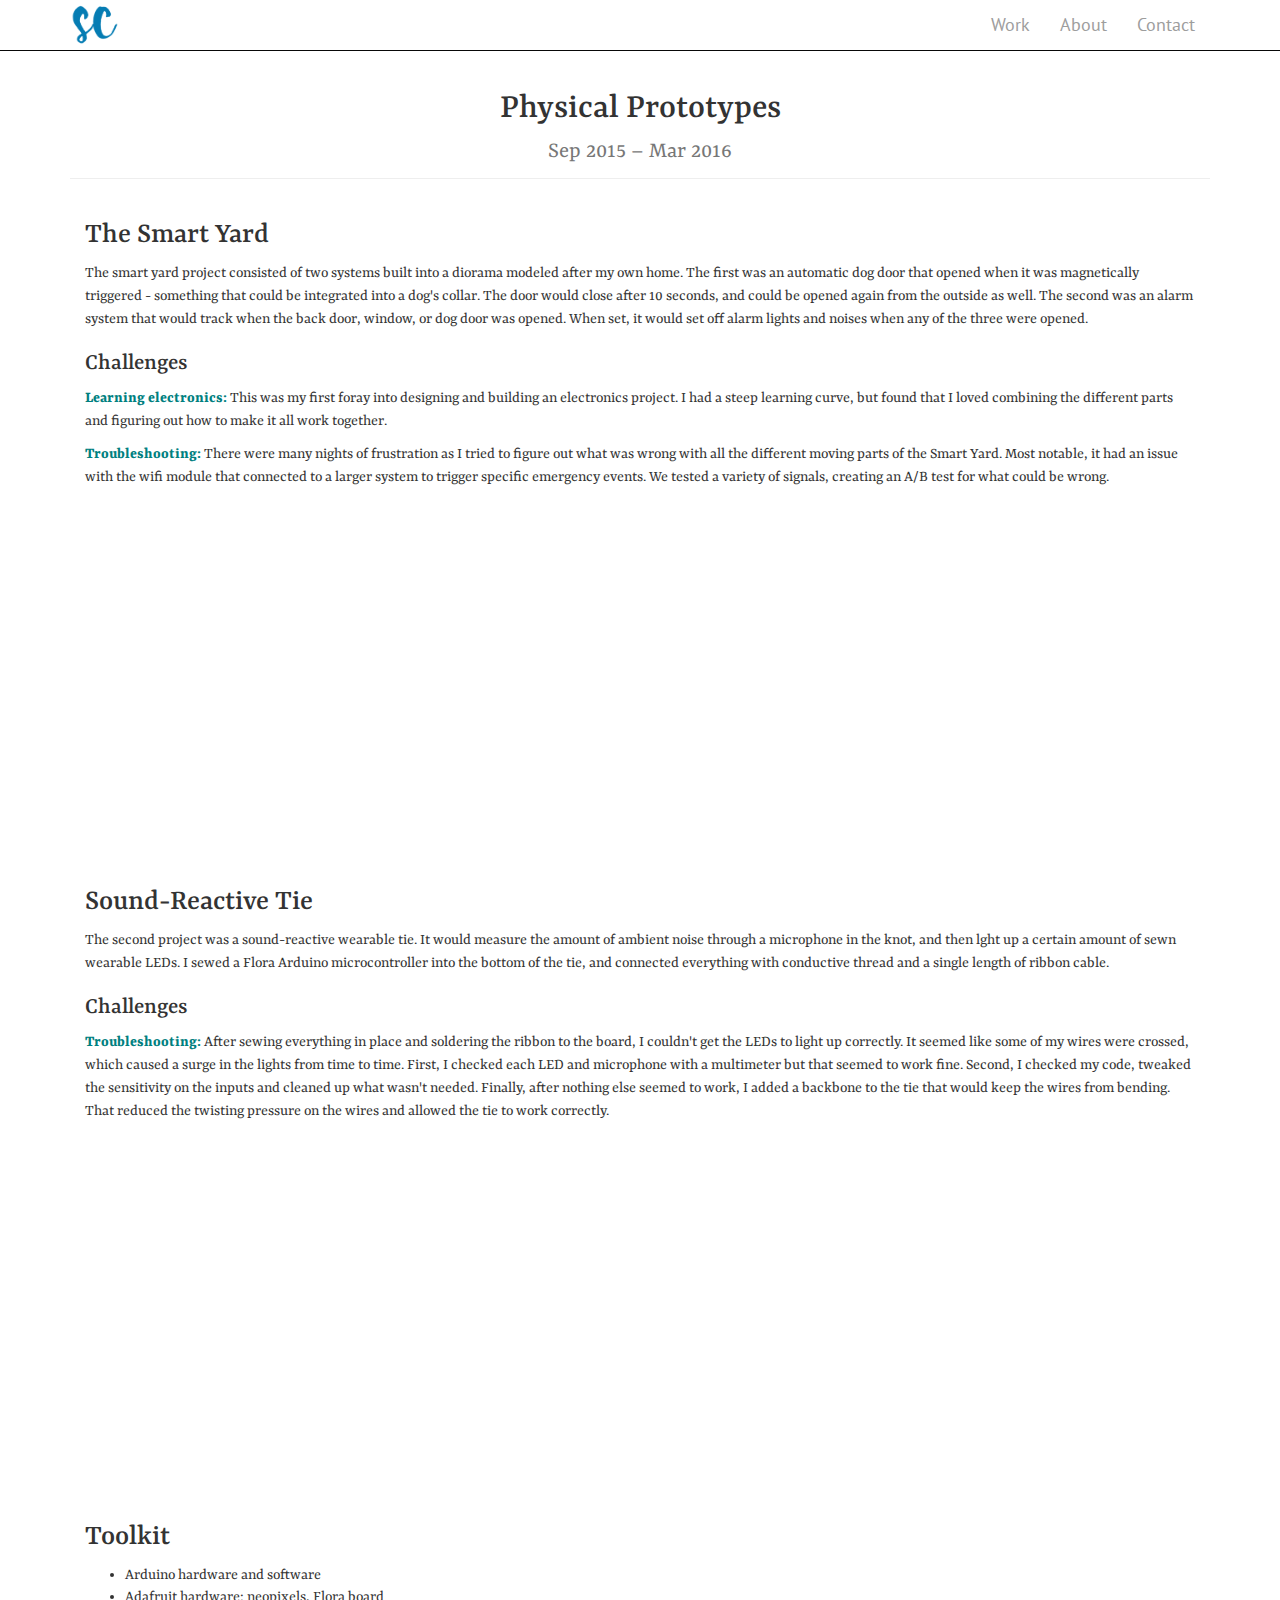
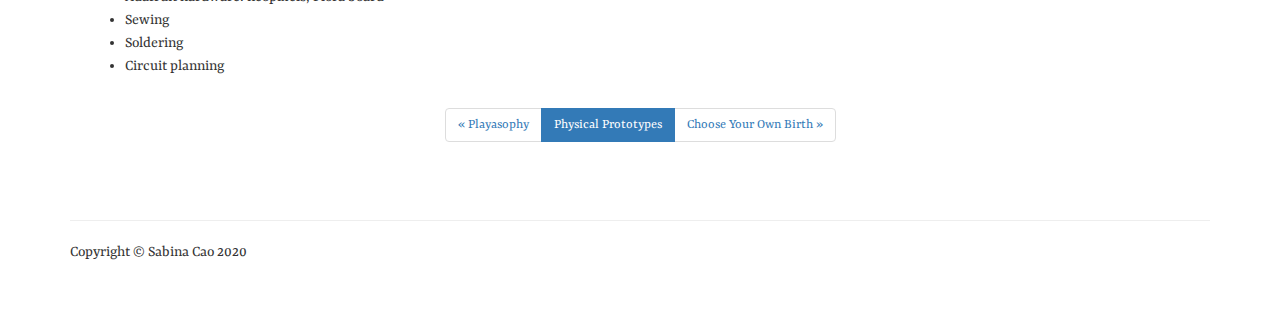
<file: physical_prototypes.html>
<!DOCTYPE html>
<html lang="en">

<head>

    <meta charset="utf-8">
    <meta http-equiv="X-UA-Compatible" content="IE=edge">
    <meta name="viewport" content="width=device-width, initial-scale=1">
    <meta name="description" content="">
    <meta name="author" content="">

    <title>Physical Prototypes | Sabina Cao</title>

    <!-- Bootstrap Core CSS -->
    <link href="css/bootstrap.min.css" rel="stylesheet">
    <!-- Custom CSS -->
    <link href="css/site.css" rel="stylesheet">
    <!-- Google font: Yrsa -->
    <link href="https://fonts.googleapis.com/css?family=PT+Sans" rel="stylesheet">
    <!--Google font: PT Sans -->
    <link href="https://fonts.googleapis.com/css?family=Yrsa" rel="stylesheet">
</head>

<body>

    <!-- Navigation -->
    <nav class="navbar navbar-inverse navbar-fixed-top" role="navigation">
        <div class="container">
            <!-- Brand and toggle get grouped for better mobile display -->
            <div class="navbar-header">
                <button type="button" class="navbar-toggle" data-toggle="collapse" data-target="#bs-example-navbar-collapse-1">
                    <span class="sr-only">Toggle navigation</span>
                    <span class="icon-bar"></span>
                    <span class="icon-bar"></span>
                    <span class="icon-bar"></span>
                </button>
                <a class="navbar-brand" href="index.html"><img src="images/SC_blue.png" width="50px" ></a>
            </div>
            <!-- Collect the nav links, forms, and other content for toggling -->
            <div class="collapse navbar-collapse" id="bs-example-navbar-collapse-1">
                <ul class="nav navbar-nav">
                    <li>
                        <a href="index.html">Work</a>
                    </li>
                    <li>
                        <a href="about.html">About</a>
                    </li>
                    <li>
                        <a href="contact.html">Contact</a>
                    </li>
                </ul>
            </div>
            <!-- /.navbar-collapse -->
        </div>
        <!-- /.container -->
    </nav>
    <!-- Page Content -->
    <div class="container">
      <div class="row">
          <div class="col-lg-12">
              <h1 class="page-header">Physical Prototypes<br>
              <small>Sep 2015 – Mar 2016</small>
          </div>
      </div>
      <div class="col-lg-12">
        <h2>The Smart Yard</h2>
          <p>The smart yard project consisted of two systems built into a diorama modeled after my own home. The first was an automatic dog door that opened when it was magnetically triggered - something that could be integrated into a dog's collar. The door would close after 10 seconds, and could be opened again from the outside as well. The second was an alarm system that would track when the back door, window, or dog door was opened. When set, it would set off alarm lights and noises when any of the three were opened.</p>
          <h3>Challenges</h3>
          <p><span id="bold">Learning electronics:</span> This was my first foray into designing and building an electronics project. I had a steep learning curve, but found that I loved combining the different parts and figuring out how to make it all work together.</p>
          <p><span id="bold">Troubleshooting:</span> There were many nights of frustration as I tried to figure out what was wrong with all the different moving parts of the Smart Yard. Most notable, it had an issue with the wifi module that connected to a larger system to trigger specific emergency events. We tested a variety of signals, creating an A/B test for what could be wrong.</p>
          <div class="vid-blocks">
            <iframe width="640" height="360" src="https://www.youtube.com/embed/a14QvAdiki8" frameborder="0" allowfullscreen></iframe>
          </div>
        <h2>Sound-Reactive Tie</h2>
          <p>The second project was a sound-reactive wearable tie. It would measure the amount of ambient noise through a microphone in the knot, and then lght up a certain amount of sewn wearable LEDs. I sewed a Flora Arduino microcontroller into the bottom of the tie, and connected everything with conductive thread and a single length of ribbon cable.</p>
          <h3>Challenges</h3>
          <p><span id="bold">Troubleshooting:</span> After sewing everything in place and soldering the ribbon to the board, I couldn't get the LEDs to light up correctly. It seemed like some of my wires were crossed, which caused a surge in the lights from time to time. First, I checked each LED and microphone with a multimeter but that seemed to work fine. Second, I checked my code, tweaked the sensitivity on the inputs and cleaned up what wasn't needed. Finally, after nothing else seemed to work, I added a backbone to the tie that would keep the wires from bending. That reduced the twisting pressure on the wires and allowed the tie to work correctly.</p>
          <div class="vid-blocks">
            <iframe width="640" height="360" src="https://www.youtube.com/embed/RK1P6zBueVI" frameborder="0" allowfullscreen></iframe>
          </div>
          <h2>Toolkit</h2>
          <ul>
            <li>Arduino hardware and software</li>
            <li>Adafruit hardware: neopixels, Flora board</li>
            <li>Sewing</li>
            <li>Soldering</li>
            <li>Circuit planning</li>
          </ul>
      </div>
      <hr>

<!-- Pagination -->
        <div class="row text-center">
          <div class="col-lg-12">
            <ul class="pagination">
              <li>
                <a href="playasophy.html">&laquo; Playasophy</a>
              </li>
              <li class="active">
                <a href="#">Physical Prototypes</a>
              </li>
              <li>
                <a href="cyob.html">Choose Your Own Birth &raquo;</a>
              </li>
            </ul>
          </div>
        </div>

<!-- Footer -->
        <footer>
        <hr>
          <div class="row">
              <div class="col-lg-12">
                  <p>Copyright &copy; Sabina Cao 2020</p>
              </div>
          </div>
        </footer>

    </div>
    <!-- /.container -->

<!-- jQuery -->
<script src="js/jquery.js"></script>

<!-- Bootstrap Core JavaScript -->
<script src="js/bootstrap.min.js"></script>
</body>
</html>
</file>
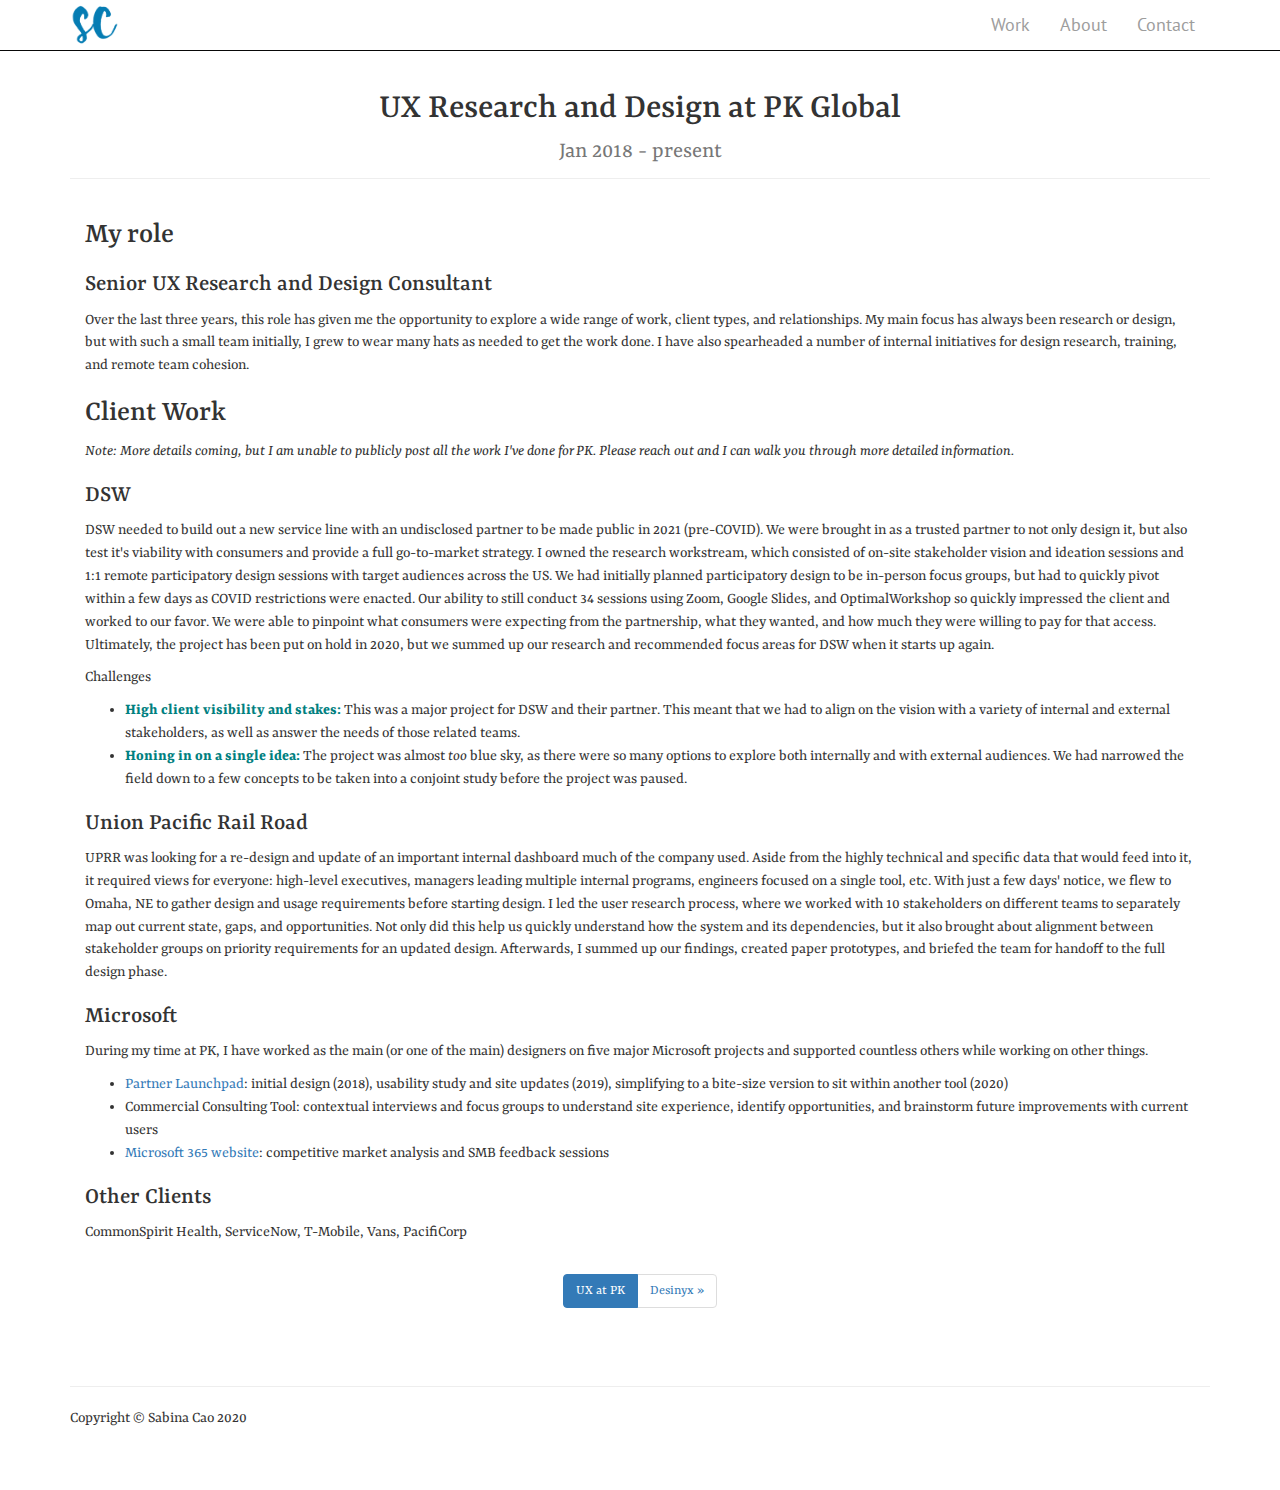
<file: pk.html>
<!DOCTYPE html>
<html lang="en">

<head>
    <meta charset="utf-8">
    <meta http-equiv="X-UA-Compatible" content="IE=edge">
    <meta name="viewport" content="width=device-width, initial-scale=1">
    <meta name="description" content="">
    <meta name="author" content="">

    <title>UX at PK | Sabina Cao</title>

    <!-- Bootstrap Core CSS -->
    <link href="css/bootstrap.min.css" rel="stylesheet">
    <!-- Custom CSS -->
    <link href="css/site.css" rel="stylesheet">
    <!-- Google font: Yrsa -->
    <link href="https://fonts.googleapis.com/css?family=PT+Sans" rel="stylesheet">
    <!--Google font: PT Sans -->
    <link href="https://fonts.googleapis.com/css?family=Yrsa" rel="stylesheet">
</head>

<body>
  <!-- Navigation -->
  <nav class="navbar navbar-inverse navbar-fixed-top" role="navigation">
    <div class="container">
      <!-- Brand and toggle get grouped for better mobile display -->
      <div class="navbar-header">
        <button type="button" class="navbar-toggle" data-toggle="collapse" data-target="#bs-example-navbar-collapse-1">
          <span class="sr-only">Toggle navigation</span>
          <span class="icon-bar"></span>
          <span class="icon-bar"></span><span class="icon-bar"></span>
        </button>
        <a class="navbar-brand" href="index.html"><img src="images/SC_blue.png" width="50px" ></a>
      </div>
      <!-- Collect the nav links, forms, and other content for toggling -->
      <div class="collapse navbar-collapse" id="bs-example-navbar-collapse-1">
        <ul class="nav navbar-nav">
          <li>
            <a href="index.html">Work</a>
          </li>
          <li>
            <a href="about.html">About</a>
          </li>
          <li>
            <a href="contact.html">Contact</a>
          </li>
        </ul>
      </div>
      <!-- /.navbar-collapse -->
    </div>
    <!-- /.container -->
  </nav>

  <!-- Page Content -->
  <div class="container">
    <div class="row">
        <div class="col-lg-12">
            <h1 class="page-header">UX Research and Design at PK Global<br>
            <small>Jan 2018 - present</small>
        </div>
    </div>
    <div class="col-lg-12">
        <h2>My role</h2>
        <h3>Senior UX Research and Design Consultant</h3>
          <p>Over the last three years, this role has given me the opportunity to explore a wide range of work, client types, and relationships. My main focus has always been research or design, but with such a small team initially, I grew to wear many hats as needed to get the work done. I have also spearheaded a number of internal initiatives for design research, training, and remote team cohesion.</p>
        <h2>Client Work</h2>
          <p><em>Note: More details coming, but I am unable to publicly post all the work I've done for PK. Please reach out and I can walk you through more detailed information.</em></p>
          <h3>DSW</h3>
            <p>DSW needed to build out a new service line with an undisclosed partner to be made public in 2021 (pre-COVID). We were brought in as a trusted partner to not only design it, but also test it's viability with consumers and provide a full go-to-market strategy. I owned the research workstream, which consisted of on-site stakeholder vision and ideation sessions and 1:1 remote participatory design sessions with target audiences across the US. We had initially planned participatory design to be in-person focus groups, but had to quickly pivot within a few days as COVID restrictions were enacted. Our ability to still conduct 34 sessions using Zoom, Google Slides, and OptimalWorkshop so quickly impressed the client and worked to our favor. We were able to pinpoint what consumers were expecting from the partnership, what they wanted, and how much they were willing to pay for that access. Ultimately, the project has been put on hold in 2020, but we summed up our research and recommended focus areas for DSW when it starts up again.</p>
            <p>Challenges</p>
            <ul>
              <li><span id="bold">High client visibility and stakes:</span> This was a major project for DSW and their partner. This meant that we had to align on the vision with a variety of internal and external stakeholders, as well as answer the needs of those related teams.</li>
              <li><span id="bold">Honing in on a single idea:</span> The project was almost <em>too</em> blue sky, as there were so many options to explore both internally and with external audiences. We had narrowed the field down to a few concepts to be taken into a conjoint study before the project was paused.</li>
            </ul>
          <h3>Union Pacific Rail Road</h3>
            <p>UPRR was looking for a re-design and update of an important internal dashboard much of the company used. Aside from the highly technical and specific data that would feed into it, it required views for everyone: high-level executives, managers leading multiple internal programs, engineers focused on a single tool, etc. With just a few days' notice, we flew to Omaha, NE to gather design and usage requirements before starting design. I led the user research process, where we worked with 10 stakeholders on different teams to separately map out current state, gaps, and opportunities. Not only did this help us quickly understand how the system and its dependencies, but it also brought about alignment between stakeholder groups on priority requirements for an updated design. Afterwards, I summed up our findings, created paper prototypes, and briefed the team for handoff to the full design phase.</p>
          <h3>Microsoft</h3>
            <p>During my time at PK, I have worked as the main (or one of the main) designers on five major Microsoft projects and supported countless others while working on other things.
              <ul>
                <li><a href="https://www.microsoft.com/microsoft-365/partners/launchpad/login" target="blank">Partner Launchpad</a>: initial design (2018), usability study and site updates (2019), simplifying to a bite-size version to sit within another tool (2020)</li>
                <li>Commercial Consulting Tool: contextual interviews and focus groups to understand site experience, identify opportunities, and brainstorm future improvements with current users</li>
                <li><a href="https://www.microsoft.com/en-us/microsoft-365" target="blank">Microsoft 365 website</a>: competitive market analysis and SMB feedback sessions</li>
              </ul>
          <h3>Other Clients</h3>
          <p>CommonSpirit Health, ServiceNow, T-Mobile, Vans, PacifiCorp</p>
      </div>
      <hr>
      <!-- Pagination -->
      <div class="row text-center">
        <div class="col-lg-12">
          <ul class="pagination">
            <li class="active">
              <a href="#">UX at PK</a>
            </li>
            <li>
                <a href="desinyx.html">Desinyx &raquo;</a>
            </li>
          </ul>
        </div>
      </div>

    <!-- Footer -->
    <footer>
      <hr>
        <div class="row">
            <div class="col-lg-12">
                <p>Copyright &copy; Sabina Cao 2020</p>
            </div>
        </div>
        <!-- /.row -->
    </footer>

</div>
<!-- /.container -->

<!-- jQuery -->
<script src="js/jquery.js"></script>

<!-- Bootstrap Core JavaScript -->
<script src="js/bootstrap.min.js"></script>
</body>
</html>
</file>
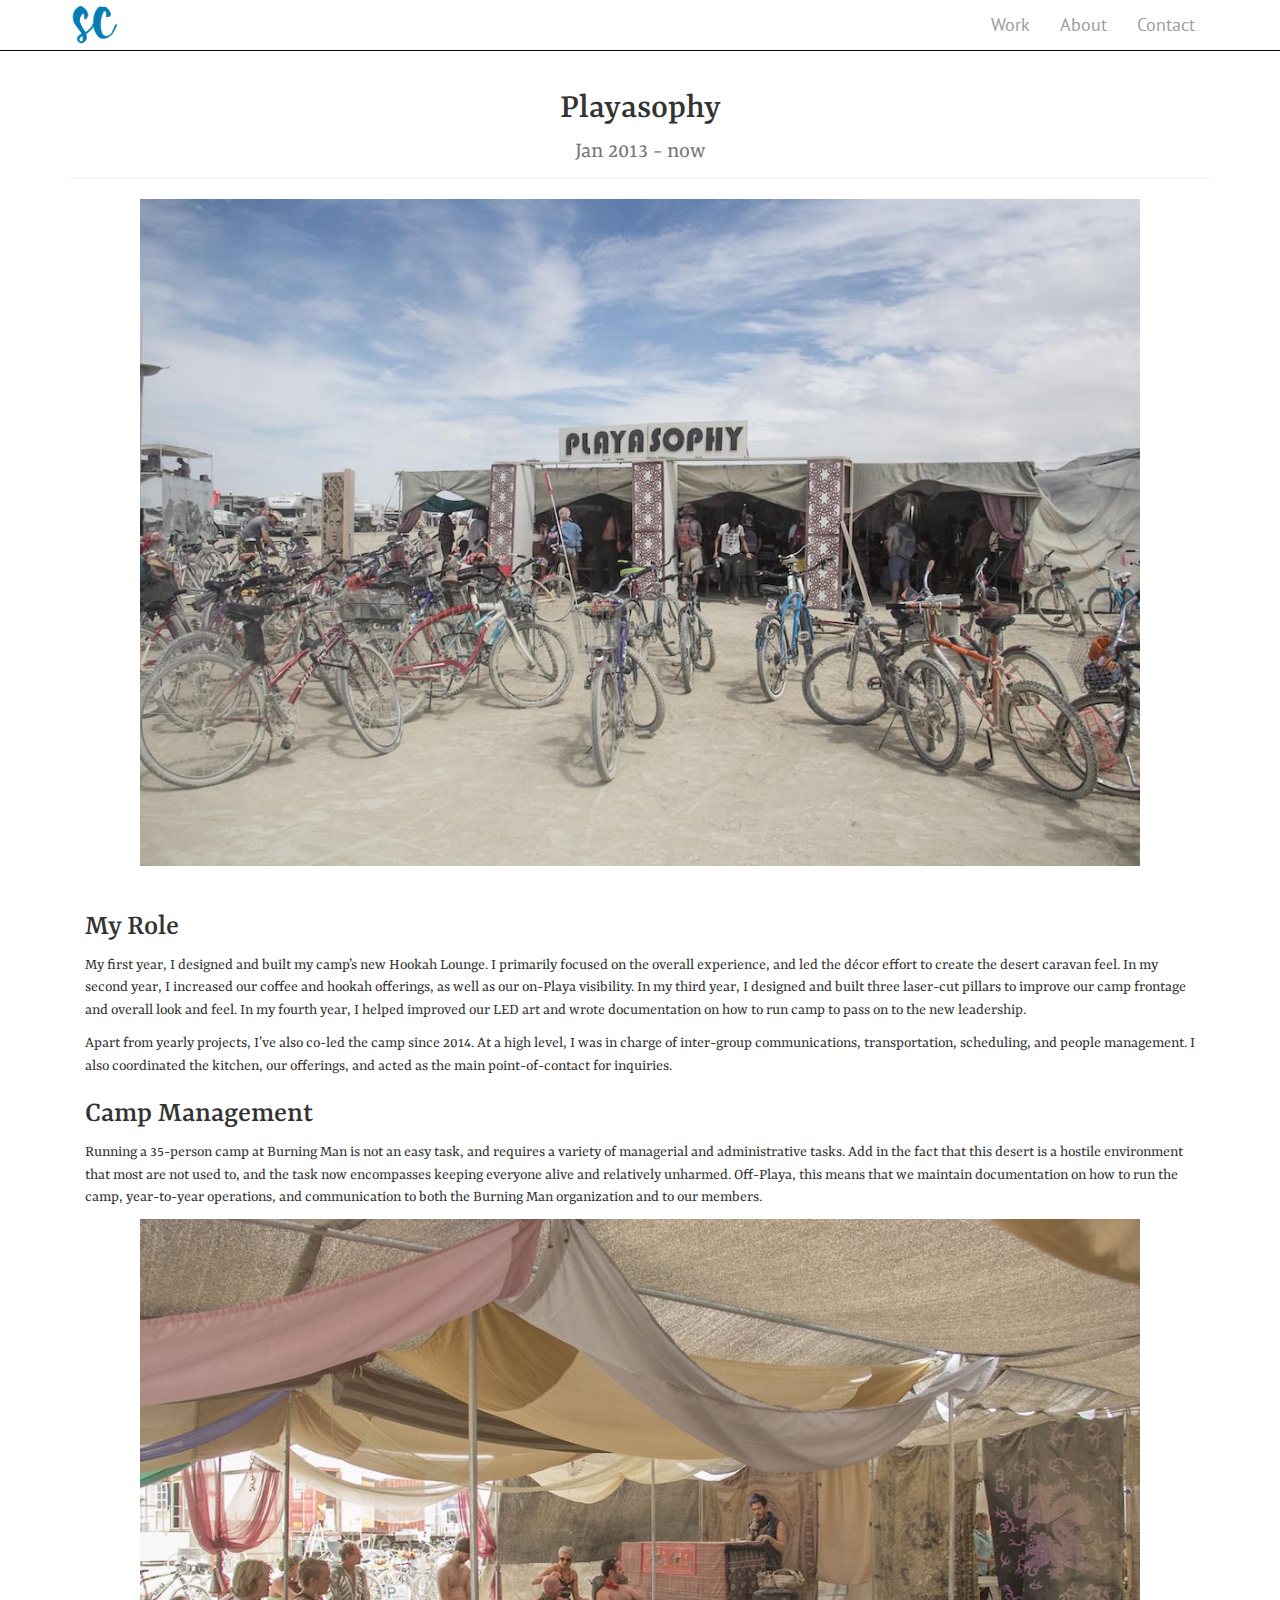
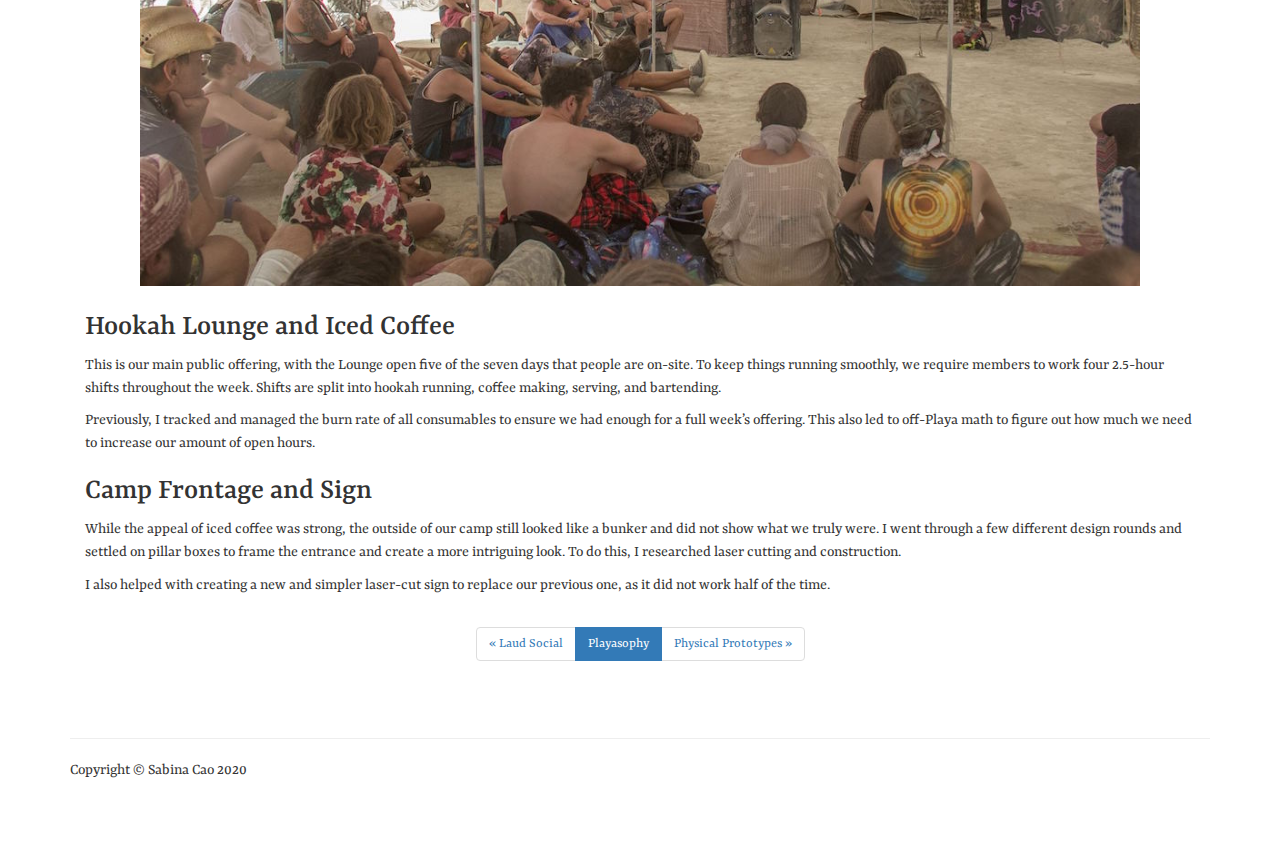
<file: playasophy.html>
<!DOCTYPE html>
<html lang="en">

<head>

    <meta charset="utf-8">
    <meta http-equiv="X-UA-Compatible" content="IE=edge">
    <meta name="viewport" content="width=device-width, initial-scale=1">
    <meta name="description" content="">
    <meta name="author" content="">

    <title>Playasophy | Sabina Cao</title>

    <!-- Bootstrap Core CSS -->
    <link href="css/bootstrap.min.css" rel="stylesheet">
    <!-- Custom CSS -->
    <link href="css/site.css" rel="stylesheet">
    <!-- Google font: Yrsa -->
    <link href="https://fonts.googleapis.com/css?family=PT+Sans" rel="stylesheet">
    <!--Google font: PT Sans -->
    <link href="https://fonts.googleapis.com/css?family=Yrsa" rel="stylesheet">
</head>

<body>

    <!-- Navigation -->
    <nav class="navbar navbar-inverse navbar-fixed-top" role="navigation">
        <div class="container">
            <!-- Brand and toggle get grouped for better mobile display -->
            <div class="navbar-header">
                <button type="button" class="navbar-toggle" data-toggle="collapse" data-target="#bs-example-navbar-collapse-1">
                    <span class="sr-only">Toggle navigation</span>
                    <span class="icon-bar"></span>
                    <span class="icon-bar"></span>
                    <span class="icon-bar"></span>
                </button>
                <a class="navbar-brand" href="index.html"><img src="images/SC_blue.png" width="50px" ></a>
            </div>
            <!-- Collect the nav links, forms, and other content for toggling -->
            <div class="collapse navbar-collapse" id="bs-example-navbar-collapse-1">
                <ul class="nav navbar-nav">
                    <li>
                        <a href="index.html">Work</a>
                    </li>
                    <li>
                        <a href="about.html">About</a>
                    </li>
                    <li>
                        <a href="contact.html">Contact</a>
                    </li>
                </ul>
            </div>
            <!-- /.navbar-collapse -->
        </div>
        <!-- /.container -->
    </nav>

    <!-- Page Content -->
    <div class="container">
      <div class="row">
        <div class="col-lg-12">
          <h1 class="page-header">Playasophy<br>
            <small>Jan 2013 - now</small>
        </div>
      </div>
      <div>
        <img class="img-portfolio" src="images/playasophy_front.jpg" alt="">
      </div>
      <div class="col-lg-12">
        <h2>My Role</h2>
          <p>My first year, I designed and built my camp’s new Hookah Lounge. I primarily focused on the overall experience, and led the décor effort to create the desert caravan feel. In my second year, I increased our coffee and hookah offerings, as well as our on-Playa visibility. In my third year, I designed and built three laser-cut pillars to improve our camp frontage and overall look and feel. In my fourth year, I helped improved our LED art and wrote documentation on how to run camp to pass on to the new leadership.</p>
          <p>Apart from yearly projects, I’ve also co-led the camp since 2014. At a high level, I was in charge of inter-group communications, transportation, scheduling, and people management. I also coordinated the kitchen, our offerings, and acted as the main point-of-contact for inquiries.</p>
        <h2>Camp Management</h2>
          <p>Running a 35-person camp at Burning Man is not an easy task, and requires a variety of managerial and administrative tasks. Add in the fact that this desert is a hostile environment that most are not used to, and the task now encompasses keeping everyone alive and relatively unharmed. Off-Playa, this means that we maintain documentation on how to run the camp, year-to-year operations, and communication to both the Burning Man organization and to our members.</p>
          <img class="img-portfolio" src="images/playasophy_talks.jpg" alt="">
        <h2>Hookah Lounge and Iced Coffee</h2>
          <p>This is our main public offering, with the Lounge open five of the seven days that people are on-site. To keep things running smoothly, we require members to work four 2.5-hour shifts throughout the week. Shifts are split into hookah running, coffee making, serving, and bartending.</p>
          <p>Previously, I tracked and managed the burn rate of all consumables to ensure we had enough for a full week’s offering. This also led to off-Playa math to figure out how much we need to increase our amount of open hours.</p>
        <h2>Camp Frontage and Sign</h2>
          <p>While the appeal of iced coffee was strong, the outside of our camp still looked like a bunker and did not show what we truly were. I went through a few different design rounds and settled on pillar boxes to frame the entrance and create a more intriguing look. To do this, I researched laser cutting and construction.</p>
          <p>I also helped with creating a new and simpler laser-cut sign to replace our previous one, as it did not work half of the time.</p>
        </div>
        <hr>
        <div class="row text-center">
          <div class="col-lg-12">
              <ul class="pagination">
                  <li>
                      <a href="laud_social.html">&laquo; Laud Social</a>
                  </li>
                  <li class="active">
                      <a href="#">Playasophy</a>
                  </li>
                  <li>
                      <a href="physical_prototypes.html">Physical Prototypes &raquo;</a>
                  </li>
              </ul>
          </div>
        </div>

      <!-- Footer -->
      <footer>
        <hr>
          <div class="row">
              <div class="col-lg-12">
                  <p>Copyright &copy; Sabina Cao 2020</p>
              </div>
          </div>
          <!-- /.row -->
      </footer>


    </div>
    <!-- /.container -->

<!-- jQuery -->
<script src="js/jquery.js"></script>

<!-- Bootstrap Core JavaScript -->
<script src="js/bootstrap.min.js"></script>
</body>
</html>
</file>
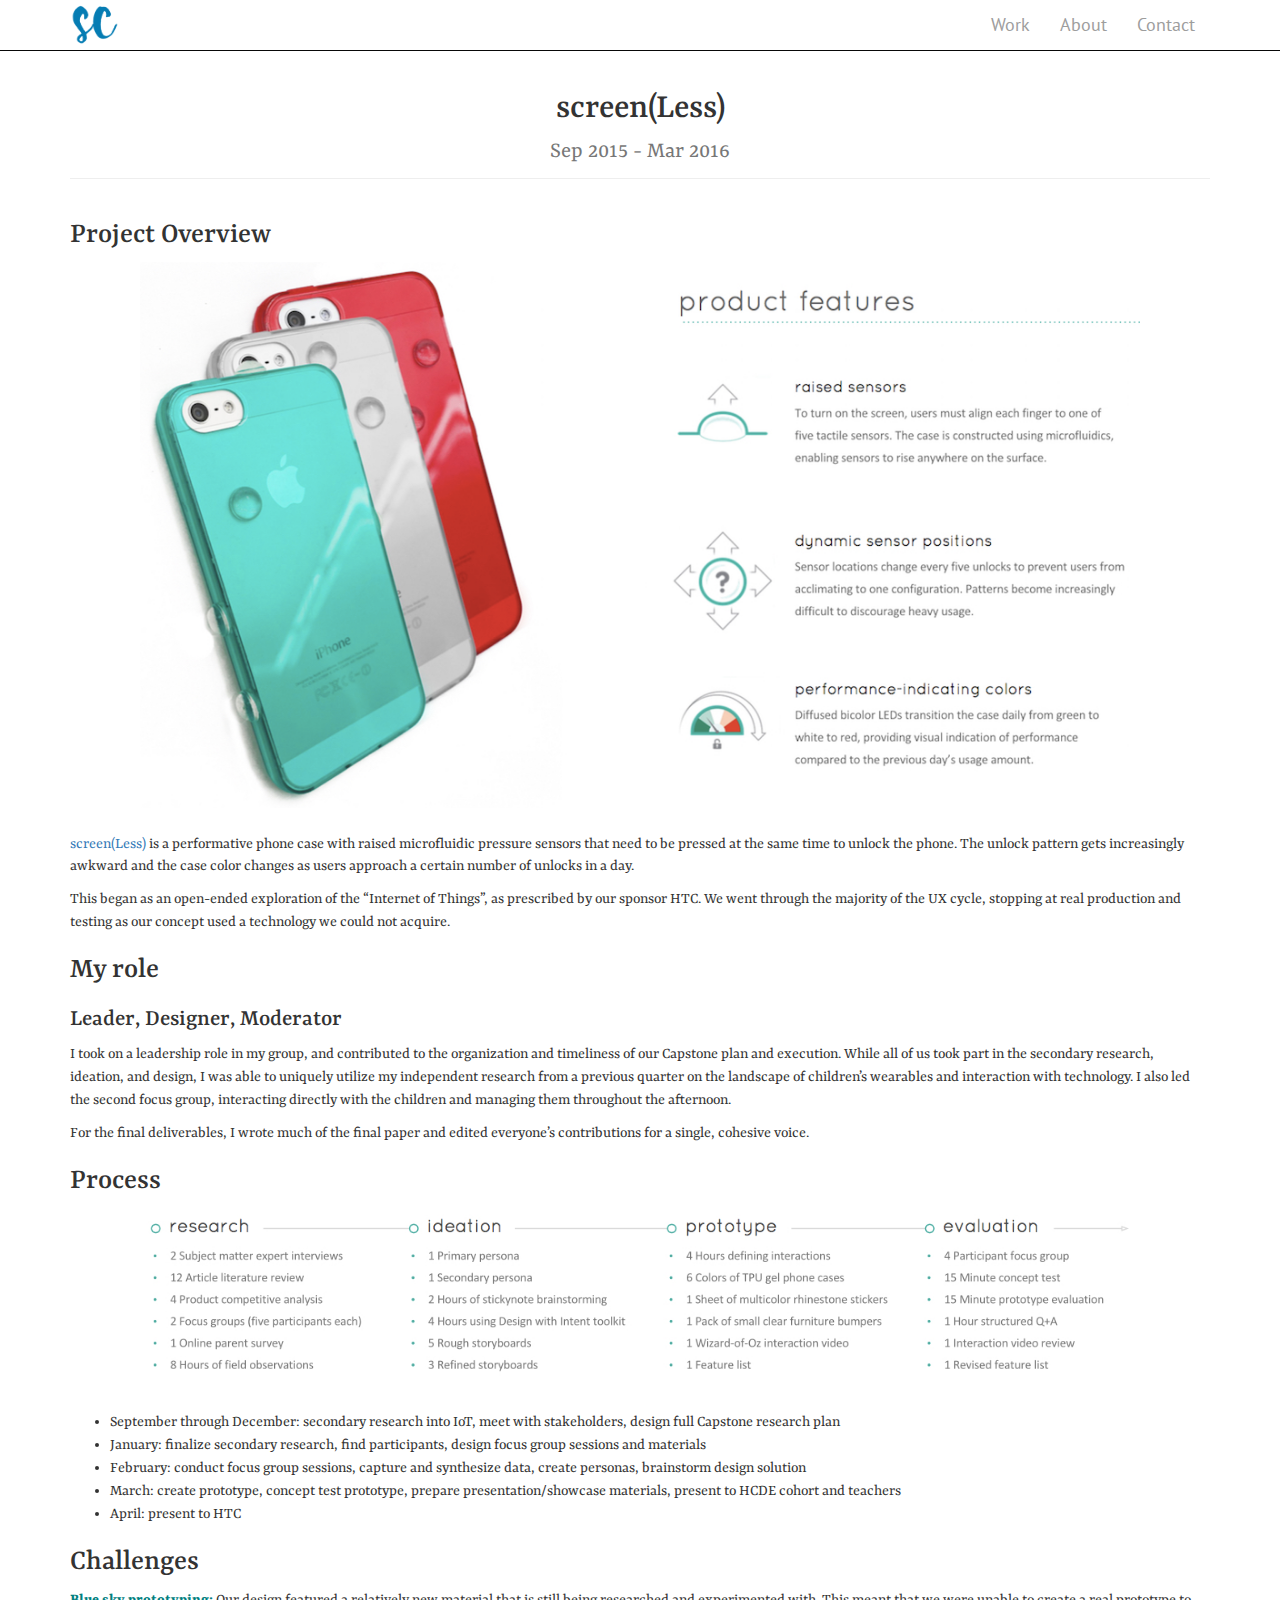
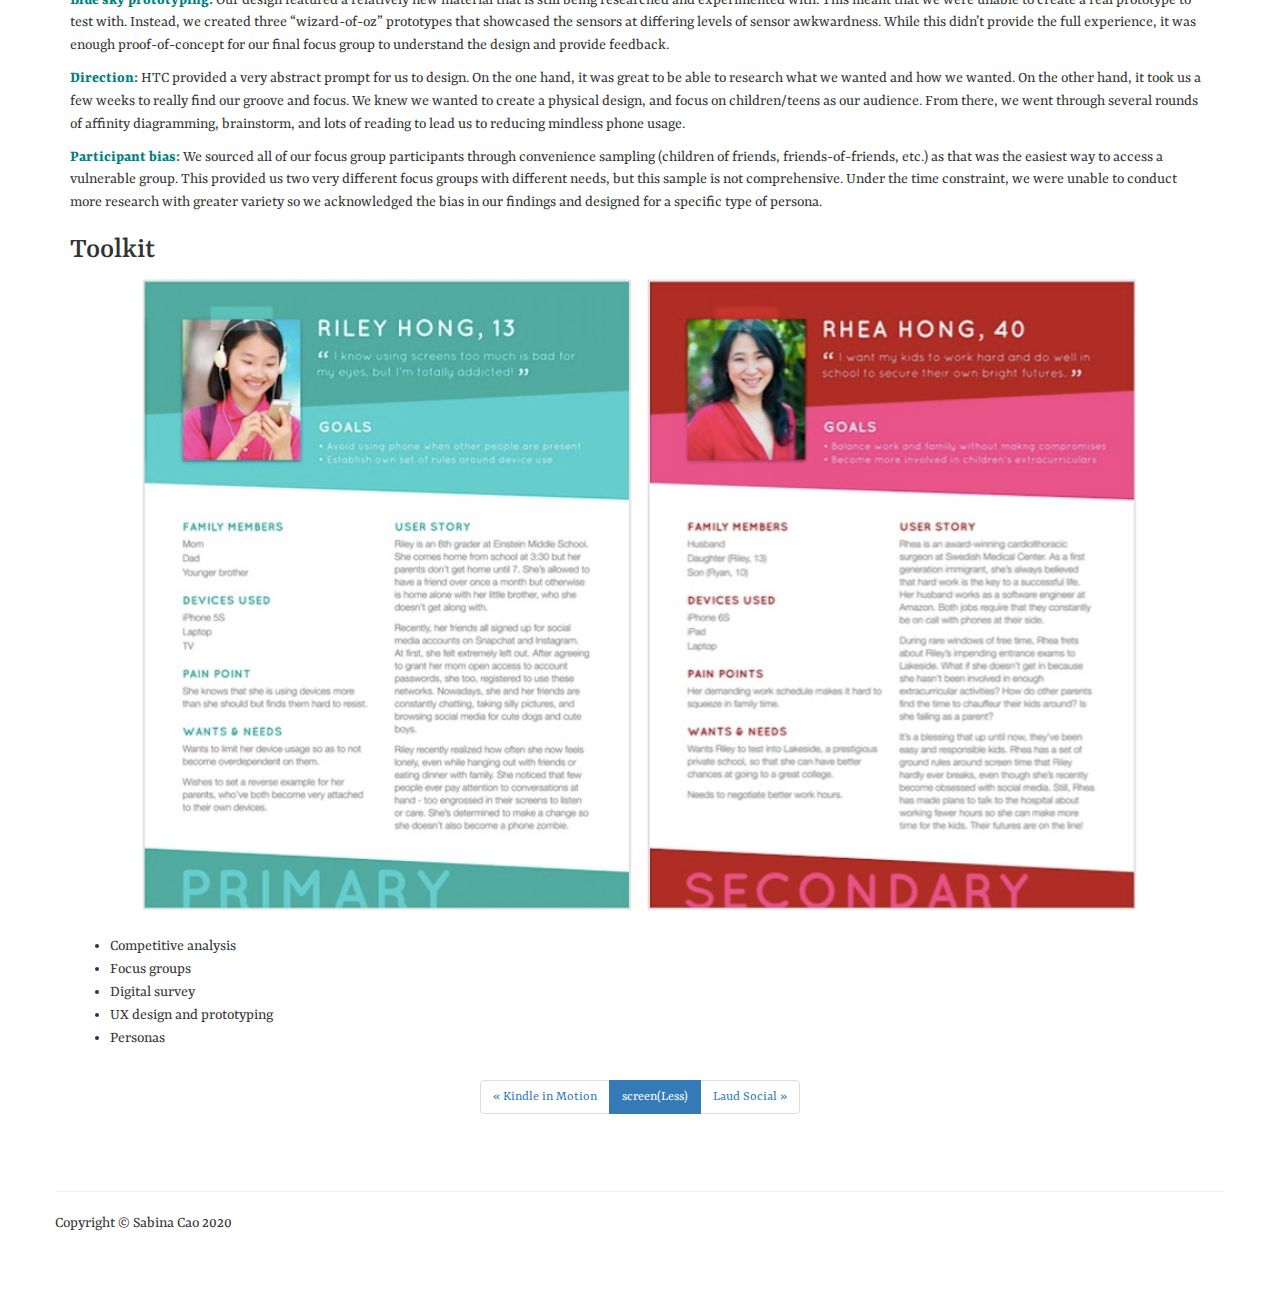
<file: screenless.html>
<!DOCTYPE html>
<html lang="en">

<head>

    <meta charset="utf-8">
    <meta http-equiv="X-UA-Compatible" content="IE=edge">
    <meta name="viewport" content="width=device-width, initial-scale=1">
    <meta name="description" content="">
    <meta name="author" content="">

    <title>screen(Less) | Sabina Cao</title>

    <!-- Bootstrap Core CSS -->
    <link href="css/bootstrap.min.css" rel="stylesheet">
    <!-- Custom CSS -->
    <link href="css/site.css" rel="stylesheet">
    <!-- Google font: Yrsa -->
    <link href="https://fonts.googleapis.com/css?family=PT+Sans" rel="stylesheet">
    <!--Google font: PT Sans -->
    <link href="https://fonts.googleapis.com/css?family=Yrsa" rel="stylesheet">
</head>

<body>

    <!-- Navigation -->
    <nav class="navbar navbar-inverse navbar-fixed-top" role="navigation">
        <div class="container">
            <!-- Brand and toggle get grouped for better mobile display -->
            <div class="navbar-header">
                <button type="button" class="navbar-toggle" data-toggle="collapse" data-target="#bs-example-navbar-collapse-1">
                    <span class="sr-only">Toggle navigation</span>
                    <span class="icon-bar"></span>
                    <span class="icon-bar"></span>
                    <span class="icon-bar"></span>
                </button>
                <a class="navbar-brand" href="index.html"><img src="images/SC_blue.png" width="50px" ></a>
            </div>
            <!-- Collect the nav links, forms, and other content for toggling -->
            <div class="collapse navbar-collapse" id="bs-example-navbar-collapse-1">
                <ul class="nav navbar-nav">
                    <li>
                        <a href="index.html">Work</a>
                    </li>
                    <li>
                        <a href="about.html">About</a>
                    </li>
                    <li>
                        <a href="contact.html">Contact</a>
                    </li>
                </ul>
            </div>
            <!-- /.navbar-collapse -->
        </div>
        <!-- /.container -->
    </nav>

    <!-- Page Content -->
    <div class="container">
      <div class="row">
          <div class="col-lg-12">
              <h1 class="page-header">screen(Less)<br>
              <small>Sep 2015 - Mar 2016</small>
          </div>
          <div class="col-lg-12">
            <h2>Project Overview</h2>
            <img class="img-portfolio" src="images/screenless_features.jpg" alt="">
              <p><a href="https://youtu.be/fZeJ3-wuVeM">screen(Less)</a> is a performative phone case with raised microfluidic pressure sensors that need to be pressed at the same time to unlock the phone. The unlock pattern gets increasingly awkward and the case color changes as users approach a certain number of unlocks in a day.</p>
              <p>This began as an open-ended exploration of the “Internet of Things”, as prescribed by our sponsor HTC. We went through the majority of the UX cycle, stopping at real production and testing as our concept used a technology we could not acquire.</p>
            <h2>My role</h2>
            <h3>Leader, Designer, Moderator</h3>
              <p>I took on a leadership role in my group, and contributed to the organization and timeliness of our Capstone plan and execution. While all of us took part in the secondary research, ideation, and design, I was able to uniquely utilize my independent research from a previous quarter on the landscape of children’s wearables and interaction with technology. I also led the second focus group, interacting directly with the children and managing them throughout the afternoon.</p>
              <p>For the final deliverables, I wrote much of the final paper and edited everyone’s contributions for a single, cohesive voice.</p>
            <h2>Process</h2>
            <div>
              <img class="img-portfolio" src="images/screenless_process.jpg" alt="">
            </div>
            <ul>
              <li>September through December: secondary research into IoT, meet with stakeholders, design full Capstone research plan</li>
              <li>January: finalize secondary research, find participants, design focus group sessions and materials</li>
              <li>February: conduct focus group sessions, capture and synthesize data, create personas, brainstorm design solution</li>
              <li>March: create prototype, concept test prototype, prepare presentation/showcase materials, present to HCDE cohort and teachers</li>
              <li>April: present to HTC</li>
            </ul>
            <h2>Challenges</h2>
              <p><span id="bold">Blue sky prototyping:</span> Our design featured a relatively new material that is still being researched and experimented with. This meant that we were unable to create a real prototype to test with. Instead, we created three “wizard-of-oz” prototypes that showcased the sensors at differing levels of sensor awkwardness. While this didn’t provide the full experience, it was enough proof-of-concept for our final focus group to understand the design and provide feedback.</p>
              <p><span id="bold">Direction:</span> HTC provided a very abstract prompt for us to design. On the one hand, it was great to be able to research what we wanted and how we wanted. On the other hand, it took us a few weeks to really find our groove and focus. We knew we wanted to create a physical design, and focus on children/teens as our audience. From there, we went through several rounds of affinity diagramming, brainstorm, and lots of reading to lead us to reducing mindless phone usage.</p>
              <p><span id="bold">Participant bias:</span> We sourced all of our focus group participants through convenience sampling (children of friends, friends-of-friends, etc.) as that was the easiest way to access a vulnerable group. This provided us two very different focus groups with different needs, but this sample is not comprehensive. Under the time constraint, we were unable to conduct more research with greater variety so we acknowledged the bias in our findings and designed for a specific type of persona.</p>
            <h2>Toolkit</h2>
            <div>
              <img class="img-portfolio" src="images/screenless_personas.jpg" alt="">
            </div>
            <ul>
              <li>Competitive analysis</li>
              <li>Focus groups</li>
              <li>Digital survey</li>
              <li>UX design and prototyping</li>
              <li>Personas</li>
            </ul>
          </div>
      <hr>
      <div class="row text-center">
        <div class="col-lg-12">
          <ul class="pagination">
            <li>
              <a href="kindle_in_motion.html">&laquo; Kindle in Motion</a>
            </li>
            <li class="active">
              <a href="#">screen(Less)</a>
            </li>
            <li>
              <a href="laud_social.html">Laud Social &raquo;</a>
            </li>
          </ul>
        </div>
      </div>
    <!-- Footer -->
    <footer>
      <hr>
        <div class="row">
            <div class="col-lg-12">
                <p>Copyright &copy; Sabina Cao 2020</p>
            </div>
        </div>
        <!-- /.row -->
    </footer>
  </div>
<!-- /.container -->

<!-- jQuery -->
<script src="js/jquery.js"></script>

<!-- Bootstrap Core JavaScript -->
<script src="js/bootstrap.min.js"></script>
</body>
</html>
</file>
<file: css/site.css>
/*!
 * Start Bootstrap - 2 Col Portfolio (http://startbootstrap.com/)
 * Copyright 2013-2016 Start Bootstrap
 * Licensed under MIT (https://github.com/BlackrockDigital/startbootstrap/blob/gh-pages/LICENSE)
 */

body {
    padding-top: 50px; /* Required padding for .navbar-fixed-top. Remove if using .navbar-static-top. Change if height of navigation changes. */
    font-family: "Yrsa", serif;
    font-size: 16px;
}

.portfolio-item {
    margin-bottom: 25px;
}

footer {
    margin: 50px 0;
}

.navbar-brand {
  padding: 2px 15px;
}

.page-header {
  text-align: center;
}
.navbar-inverse {
  background-color: #fff;
  border-color: #080808;
}
.navbar-nav {
  float: right;
  font-size: 18px;
  font-family: "PT Sans", sans-serif;
}

.navbar-inverse .navbar-nav > li > a:hover,
.navbar-inverse .navbar-nav > li > a:focus{
  color: #008080;
}

.pagination {
  font-size: 14px;
}

.navbar-inverse .navbar-toggle .icon-bar {
  background-color: #008080;
}

.navbar-inverse .navbar-toggle {
    border-color: #fff;
}

.navbar-inverse .navbar-toggle {
    border-color: #fff;
}

.navbar-inverse .navbar-toggle:focus, .navbar-inverse .navbar-toggle:hover {
    background-color: #fff;
}

.nav>li>a {
    text-align: right;
}

h1 {
  text-align: center;
}

h3.date {
  text-align: center;
}

.about-text-wrap {
  margin-left: 30px;
  margin-bottom: 30px;
  float: right;
}

.img-about {
  display: block;
  max-width: 300px;
  min-width: 125px;
  width: 50%;
  float: right;
  margin-left:30px;
  margin-bottom: 30px;
}

footer {
  clear:both;
}

.img-portfolio {
  display: block;
  width: 100%;
  max-width: 1000px;
  margin-left: auto;
  margin-right: auto;
  margin-bottom: 25px;
}

.vimg-portfolio {
  display: block;
  width: 100%;
  max-width: 500px;
  margin-left: auto;
  margin-right: auto;
  margin-bottom: 25px;
}

.simg-portfolio {
  display: block;
  width: 100%;
  max-width: 300px;
  margin-left: auto;
  margin-right: auto;
  margin-bottom: 25px;
}

.vid-portfolio {
  display: inline-block;
  width: 100%;
  max-width: 300px;
  margin-left: auto;
  margin-right: auto;
  margin-bottom: 25px;
}

.vid-blocks {
  text-align: center;
}

.embed-responsive embed-responsive-16by9 {
  text-align: center;
}


/*#outer {
max-width: 906px;
max-height: 569px;
width: 75%;
height: 75%%;
}

#inner {
    height: 0px;
    padding-bottom: 56.25%;
}

#inner iframe{
    width: 100%;
    height: 100%;
    width="960" height="569"
}*/

#bold {
  font-weight: bold;
  color: #008080;
}

#italic {
  font-style: italic;
}
</file>
